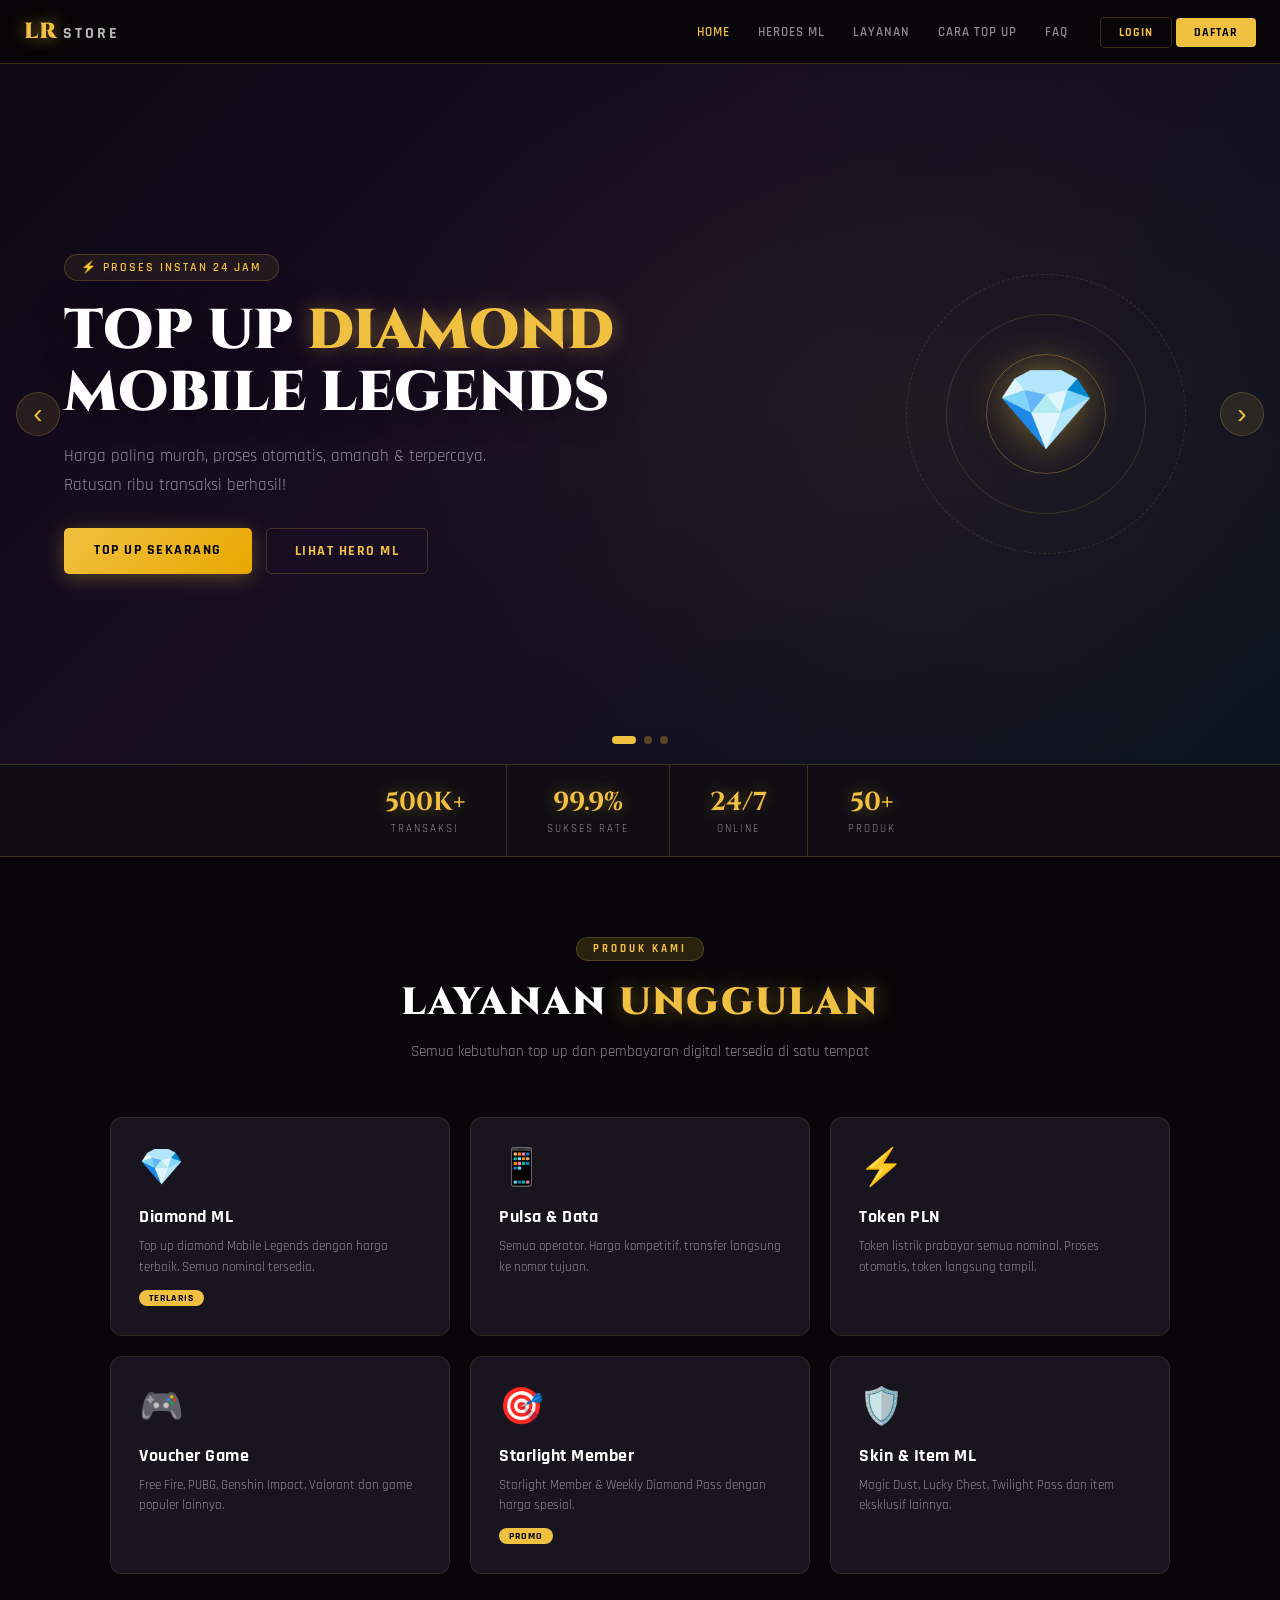
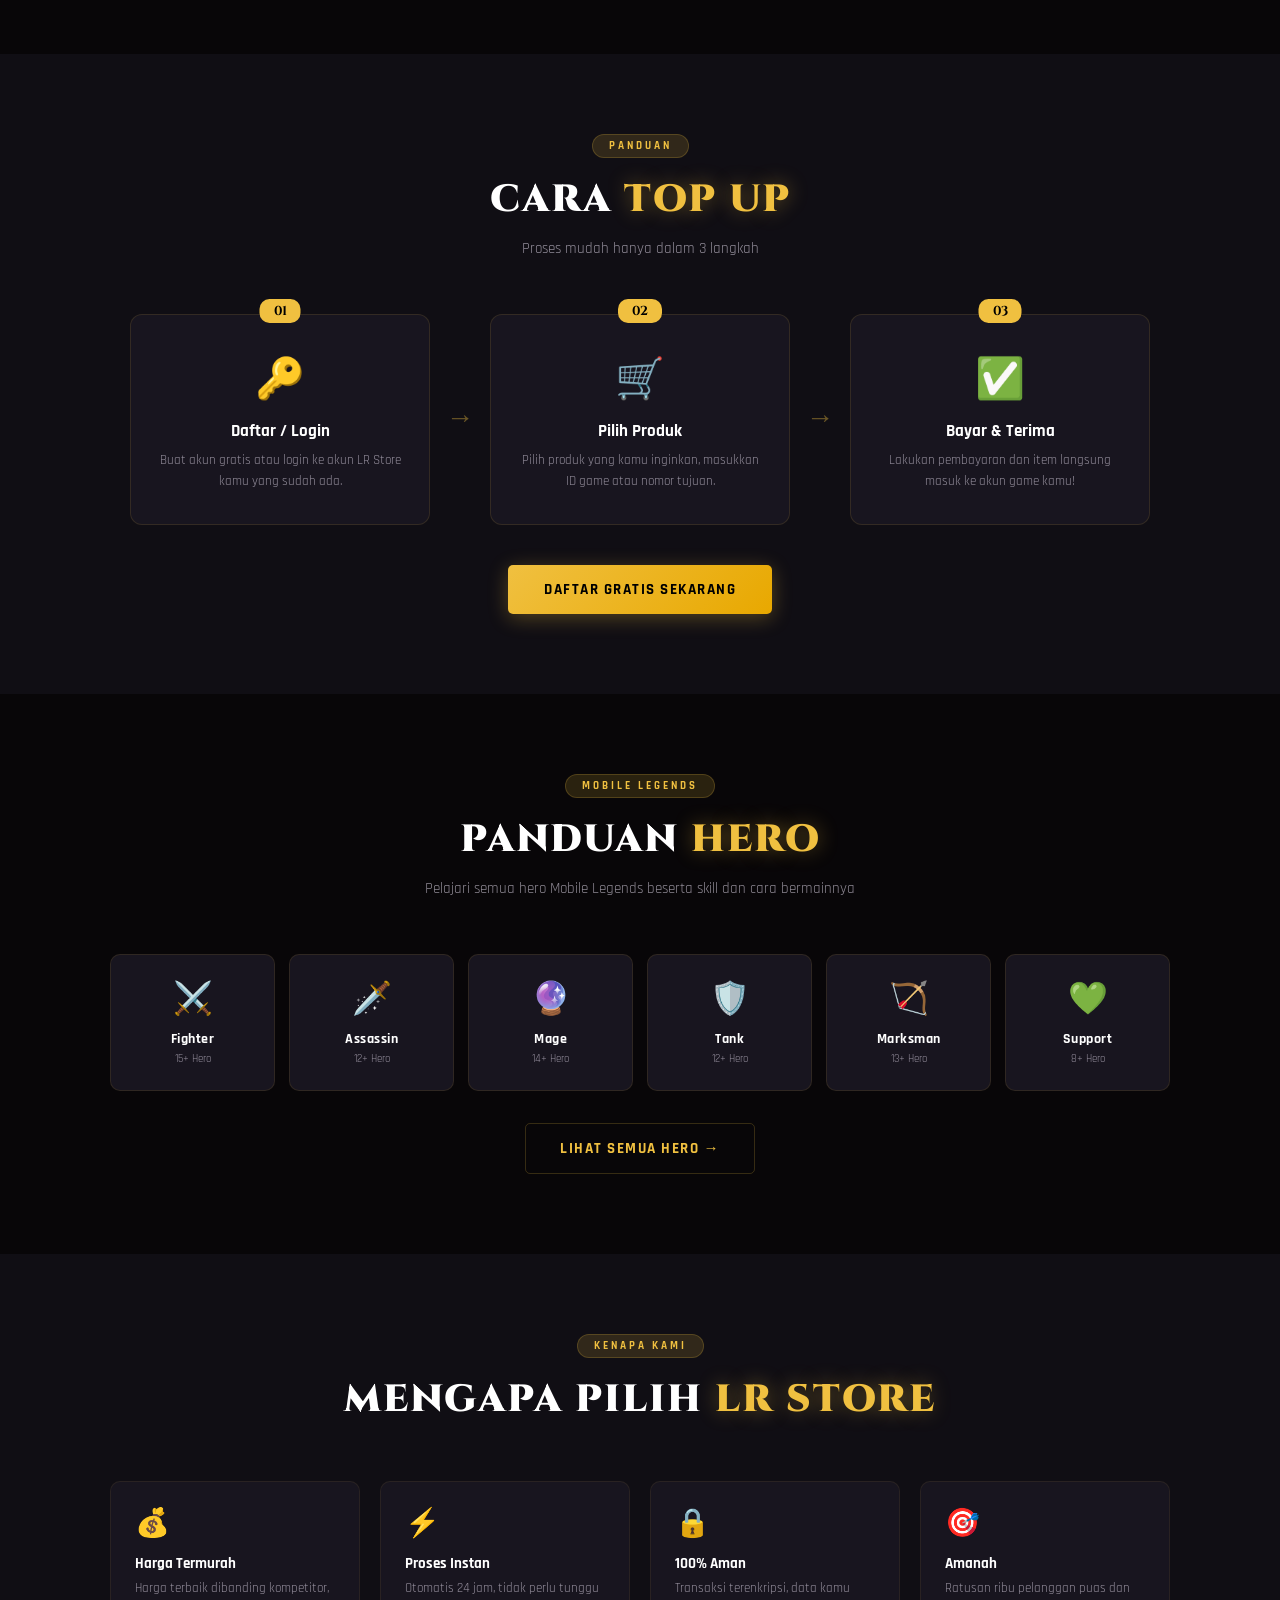
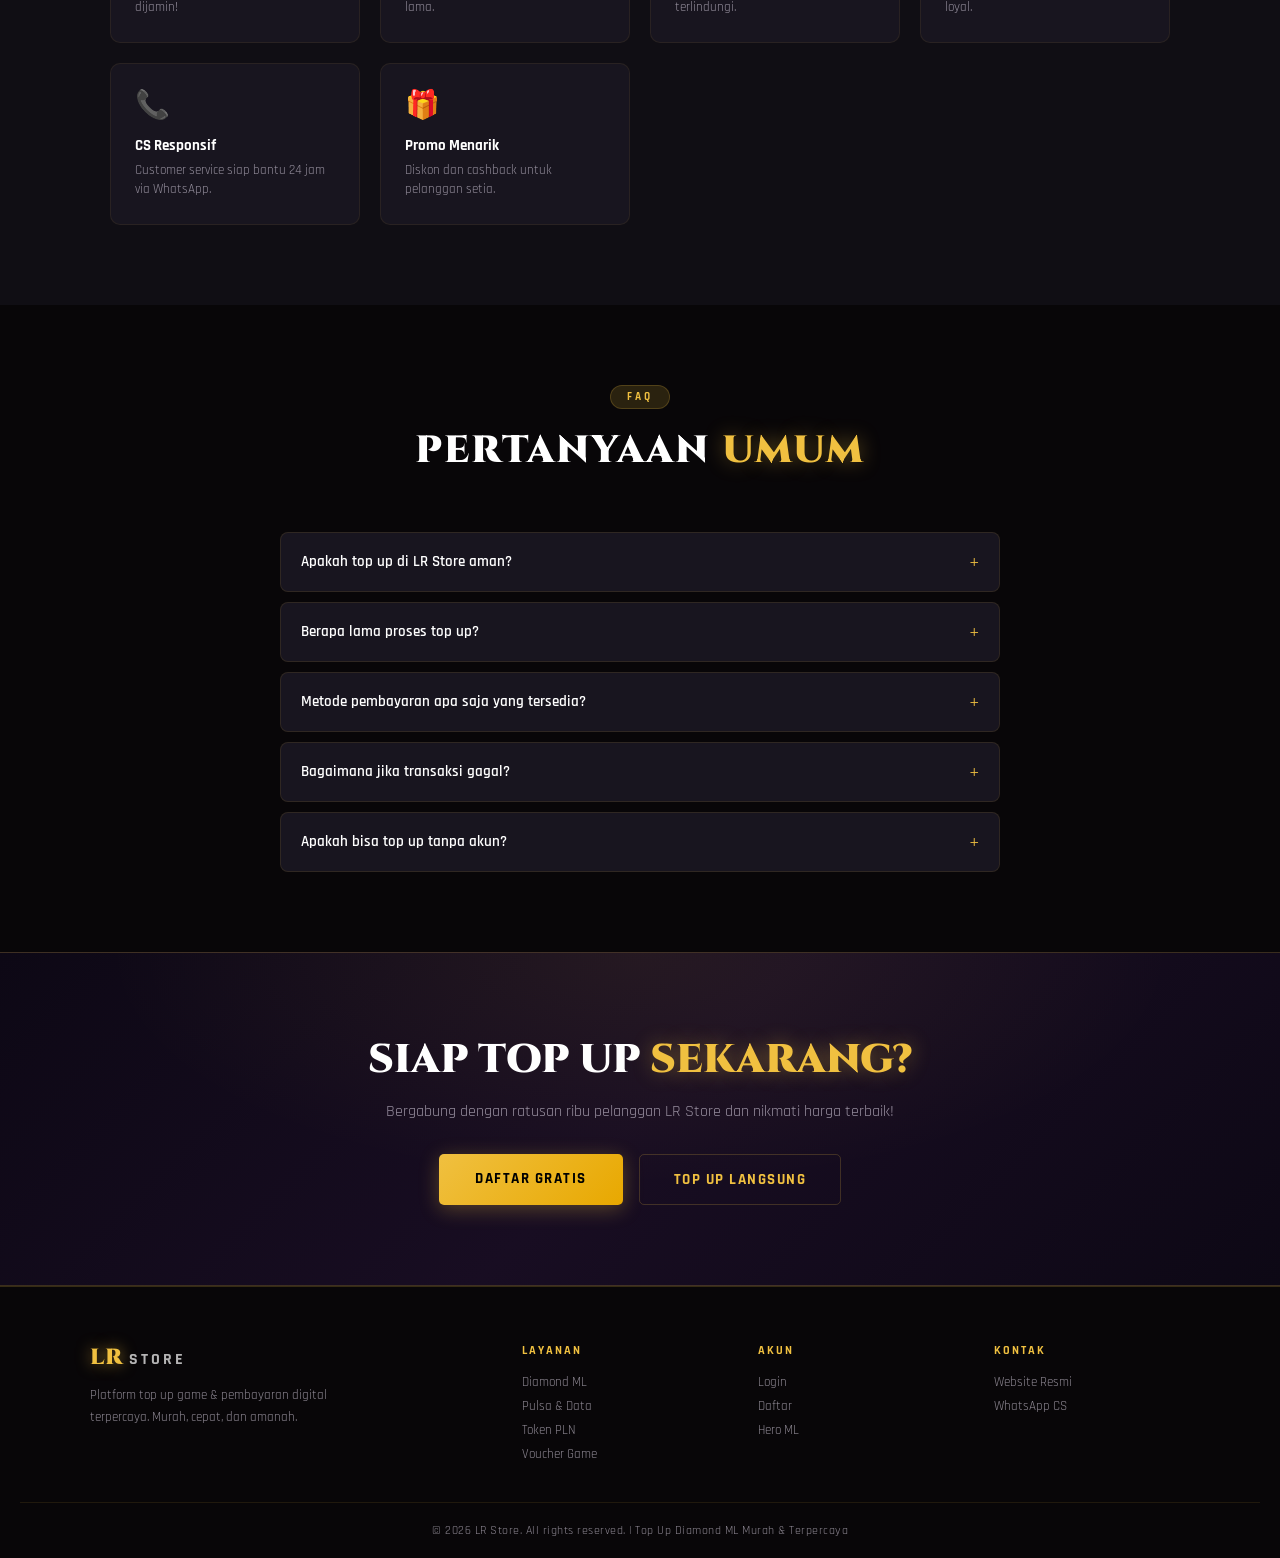
<file: index.html>
<!DOCTYPE html>
<html lang="id">
<head>
  <meta charset="UTF-8"/>
  <meta name="viewport" content="width=device-width, initial-scale=1.0"/>
  <meta name="description" content="LR Store - Top Up Diamond Mobile Legends, Pulsa, Voucher Game & Token PLN Murah, Cepat dan Amanah. Proses otomatis 24 jam."/>
  <meta name="keywords" content="top up diamond mobile legends, beli diamond ml, pulsa murah, voucher game, token PLN, top up murah"/>
  <meta property="og:title" content="LR Store - Top Up Diamond ML & Pulsa Murah"/>
  <meta property="og:description" content="Top Up Diamond Mobile Legends, Pulsa, Voucher & PLN paling murah, cepat dan amanah!"/>
  <title>LR Store | Top Up Diamond ML, Pulsa & PLN Murah</title>
  <link rel="stylesheet" href="css/style.css"/>
  <link rel="preconnect" href="https://fonts.googleapis.com">
  <link href="https://fonts.googleapis.com/css2?family=Cinzel:wght@700;900&family=Rajdhani:wght@400;500;600;700&display=swap" rel="stylesheet">
</head>
<body>

<!-- NAVBAR -->
<nav class="navbar" id="navbar">
  <div class="nav-inner">
    <a href="index.html" class="nav-logo">
      <span class="logo-lr">LR</span><span class="logo-store">STORE</span>
    </a>
    <div class="nav-links" id="navLinks">
      <a href="index.html" class="nav-link active">Home</a>
      <a href="heroes.html" class="nav-link">Heroes ML</a>
      <a href="index.html#layanan" class="nav-link">Layanan</a>
      <a href="index.html#cara-topup" class="nav-link">Cara Top Up</a>
      <a href="index.html#faq" class="nav-link">FAQ</a>
    </div>
    <div class="nav-actions">
      <a href="https://lrstore.id/id/sign-in" class="btn-login" target="_blank">Login</a>
      <a href="https://lrstore.id/id/sign-up" class="btn-daftar" target="_blank">Daftar</a>
    </div>
    <button class="hamburger" id="hamburger" aria-label="Menu">
      <span></span><span></span><span></span>
    </button>
  </div>
</nav>

<!-- HERO / SLIDER -->
<section class="hero-slider" id="home">
  <div class="slider-track" id="sliderTrack">
    <div class="slide slide-1">
      <div class="slide-content">
        <div class="slide-badge">⚡ Proses Instan 24 Jam</div>
        <h1>TOP UP <span class="gold">DIAMOND</span><br>MOBILE LEGENDS</h1>
        <p>Harga paling murah, proses otomatis, amanah & terpercaya.<br>Ratusan ribu transaksi berhasil!</p>
        <div class="slide-btns">
          <a href="https://lrstore.id" class="btn-primary" target="_blank">Top Up Sekarang</a>
          <a href="heroes.html" class="btn-outline">Lihat Hero ML</a>
        </div>
      </div>
      <div class="slide-deco">
        <div class="deco-ring ring1"></div>
        <div class="deco-ring ring2"></div>
        <div class="deco-ring ring3"></div>
        <div class="deco-text">💎</div>
      </div>
    </div>
    <div class="slide slide-2">
      <div class="slide-content">
        <div class="slide-badge">📱 Semua Operator Tersedia</div>
        <h1>PULSA & PAKET<br><span class="gold">DATA MURAH</span></h1>
        <p>Telkomsel, Indosat, XL, Tri, Smartfren.<br>Transfer instan ke nomor tujuan.</p>
        <div class="slide-btns">
          <a href="https://lrstore.id" class="btn-primary" target="_blank">Beli Pulsa</a>
        </div>
      </div>
      <div class="slide-deco">
        <div class="deco-ring ring1"></div>
        <div class="deco-ring ring2"></div>
        <div class="deco-text">📡</div>
      </div>
    </div>
    <div class="slide slide-3">
      <div class="slide-content">
        <div class="slide-badge">⚡ Token PLN Langsung Terkirim</div>
        <h1>TOKEN PLN &<br><span class="gold">VOUCHER GAME</span></h1>
        <p>Token PLN prabayar & berbagai voucher game populer.<br>Harga terjangkau, proses cepat!</p>
        <div class="slide-btns">
          <a href="https://lrstore.id" class="btn-primary" target="_blank">Beli Sekarang</a>
        </div>
      </div>
      <div class="slide-deco">
        <div class="deco-ring ring1"></div>
        <div class="deco-ring ring2"></div>
        <div class="deco-text">🎮</div>
      </div>
    </div>
  </div>
  <div class="slider-dots" id="sliderDots"></div>
  <button class="slider-btn prev" id="sliderPrev">&#8249;</button>
  <button class="slider-btn next" id="sliderNext">&#8250;</button>
</section>

<!-- STATS BAR -->
<div class="stats-bar">
  <div class="stat-item"><span class="stat-num">500K+</span><span class="stat-lbl">Transaksi</span></div>
  <div class="stat-item"><span class="stat-num">99.9%</span><span class="stat-lbl">Sukses Rate</span></div>
  <div class="stat-item"><span class="stat-num">24/7</span><span class="stat-lbl">Online</span></div>
  <div class="stat-item"><span class="stat-num">50+</span><span class="stat-lbl">Produk</span></div>
</div>

<!-- LAYANAN -->
<section class="section" id="layanan">
  <div class="container">
    <div class="section-header">
      <div class="section-tag">Produk Kami</div>
      <h2>LAYANAN <span class="gold">UNGGULAN</span></h2>
      <p>Semua kebutuhan top up dan pembayaran digital tersedia di satu tempat</p>
    </div>
    <div class="layanan-grid">
      <div class="layanan-card" onclick="window.open('https://lrstore.id','_blank')">
        <div class="layanan-icon">💎</div>
        <h3>Diamond ML</h3>
        <p>Top up diamond Mobile Legends dengan harga terbaik. Semua nominal tersedia.</p>
        <div class="layanan-badge">Terlaris</div>
      </div>
      <div class="layanan-card" onclick="window.open('https://lrstore.id','_blank')">
        <div class="layanan-icon">📱</div>
        <h3>Pulsa & Data</h3>
        <p>Semua operator. Harga kompetitif, transfer langsung ke nomor tujuan.</p>
      </div>
      <div class="layanan-card" onclick="window.open('https://lrstore.id','_blank')">
        <div class="layanan-icon">⚡</div>
        <h3>Token PLN</h3>
        <p>Token listrik prabayar semua nominal. Proses otomatis, token langsung tampil.</p>
      </div>
      <div class="layanan-card" onclick="window.open('https://lrstore.id','_blank')">
        <div class="layanan-icon">🎮</div>
        <h3>Voucher Game</h3>
        <p>Free Fire, PUBG, Genshin Impact, Valorant dan game populer lainnya.</p>
      </div>
      <div class="layanan-card" onclick="window.open('https://lrstore.id','_blank')">
        <div class="layanan-icon">🎯</div>
        <h3>Starlight Member</h3>
        <p>Starlight Member & Weekly Diamond Pass dengan harga spesial.</p>
        <div class="layanan-badge">Promo</div>
      </div>
      <div class="layanan-card" onclick="window.open('https://lrstore.id','_blank')">
        <div class="layanan-icon">🛡️</div>
        <h3>Skin & Item ML</h3>
        <p>Magic Dust, Lucky Chest, Twilight Pass dan item eksklusif lainnya.</p>
      </div>
    </div>
  </div>
</section>

<!-- CARA TOPUP -->
<section class="section section-dark" id="cara-topup">
  <div class="container">
    <div class="section-header">
      <div class="section-tag">Panduan</div>
      <h2>CARA <span class="gold">TOP UP</span></h2>
      <p>Proses mudah hanya dalam 3 langkah</p>
    </div>
    <div class="steps-wrap">
      <div class="step-card">
        <div class="step-num">01</div>
        <div class="step-icon">🔑</div>
        <h3>Daftar / Login</h3>
        <p>Buat akun gratis atau login ke akun LR Store kamu yang sudah ada.</p>
      </div>
      <div class="step-arrow">→</div>
      <div class="step-card">
        <div class="step-num">02</div>
        <div class="step-icon">🛒</div>
        <h3>Pilih Produk</h3>
        <p>Pilih produk yang kamu inginkan, masukkan ID game atau nomor tujuan.</p>
      </div>
      <div class="step-arrow">→</div>
      <div class="step-card">
        <div class="step-num">03</div>
        <div class="step-icon">✅</div>
        <h3>Bayar & Terima</h3>
        <p>Lakukan pembayaran dan item langsung masuk ke akun game kamu!</p>
      </div>
    </div>
    <div style="text-align:center;margin-top:40px">
      <a href="https://lrstore.id/id/sign-up" class="btn-primary btn-large" target="_blank">Daftar Gratis Sekarang</a>
    </div>
  </div>
</section>

<!-- HERO PREVIEW -->
<section class="section" id="hero-preview">
  <div class="container">
    <div class="section-header">
      <div class="section-tag">Mobile Legends</div>
      <h2>PANDUAN <span class="gold">HERO</span></h2>
      <p>Pelajari semua hero Mobile Legends beserta skill dan cara bermainnya</p>
    </div>
    <div class="hero-preview-grid">
      <div class="hero-prev-card" onclick="window.location='heroes.html'">
        <div class="hero-prev-icon">⚔️</div>
        <div class="hero-prev-name">Fighter</div>
        <div class="hero-prev-count">15+ Hero</div>
      </div>
      <div class="hero-prev-card" onclick="window.location='heroes.html'">
        <div class="hero-prev-icon">🗡️</div>
        <div class="hero-prev-name">Assassin</div>
        <div class="hero-prev-count">12+ Hero</div>
      </div>
      <div class="hero-prev-card" onclick="window.location='heroes.html'">
        <div class="hero-prev-icon">🔮</div>
        <div class="hero-prev-name">Mage</div>
        <div class="hero-prev-count">14+ Hero</div>
      </div>
      <div class="hero-prev-card" onclick="window.location='heroes.html'">
        <div class="hero-prev-icon">🛡️</div>
        <div class="hero-prev-name">Tank</div>
        <div class="hero-prev-count">12+ Hero</div>
      </div>
      <div class="hero-prev-card" onclick="window.location='heroes.html'">
        <div class="hero-prev-icon">🏹</div>
        <div class="hero-prev-name">Marksman</div>
        <div class="hero-prev-count">13+ Hero</div>
      </div>
      <div class="hero-prev-card" onclick="window.location='heroes.html'">
        <div class="hero-prev-icon">💚</div>
        <div class="hero-prev-name">Support</div>
        <div class="hero-prev-count">8+ Hero</div>
      </div>
    </div>
    <div style="text-align:center;margin-top:32px">
      <a href="heroes.html" class="btn-outline btn-large">Lihat Semua Hero →</a>
    </div>
  </div>
</section>

<!-- KEUNGGULAN -->
<section class="section section-dark">
  <div class="container">
    <div class="section-header">
      <div class="section-tag">Kenapa Kami</div>
      <h2>MENGAPA PILIH <span class="gold">LR STORE</span></h2>
    </div>
    <div class="keunggulan-grid">
      <div class="keung-item"><div class="keung-icon">💰</div><h4>Harga Termurah</h4><p>Harga terbaik dibanding kompetitor, dijamin!</p></div>
      <div class="keung-item"><div class="keung-icon">⚡</div><h4>Proses Instan</h4><p>Otomatis 24 jam, tidak perlu tunggu lama.</p></div>
      <div class="keung-item"><div class="keung-icon">🔒</div><h4>100% Aman</h4><p>Transaksi terenkripsi, data kamu terlindungi.</p></div>
      <div class="keung-item"><div class="keung-icon">🎯</div><h4>Amanah</h4><p>Ratusan ribu pelanggan puas dan loyal.</p></div>
      <div class="keung-item"><div class="keung-icon">📞</div><h4>CS Responsif</h4><p>Customer service siap bantu 24 jam via WhatsApp.</p></div>
      <div class="keung-item"><div class="keung-icon">🎁</div><h4>Promo Menarik</h4><p>Diskon dan cashback untuk pelanggan setia.</p></div>
    </div>
  </div>
</section>

<!-- FAQ -->
<section class="section" id="faq">
  <div class="container">
    <div class="section-header">
      <div class="section-tag">FAQ</div>
      <h2>PERTANYAAN <span class="gold">UMUM</span></h2>
    </div>
    <div class="faq-list">
      <div class="faq-item">
        <div class="faq-q" onclick="toggleFaq(this)">Apakah top up di LR Store aman? <span>+</span></div>
        <div class="faq-a">Ya, 100% aman. LR Store adalah platform terpercaya dengan ratusan ribu transaksi sukses. Semua transaksi terenkripsi dan data kamu terlindungi.</div>
      </div>
      <div class="faq-item">
        <div class="faq-q" onclick="toggleFaq(this)">Berapa lama proses top up? <span>+</span></div>
        <div class="faq-a">Proses dilakukan otomatis, biasanya dalam hitungan detik hingga maksimal 5 menit setelah pembayaran berhasil.</div>
      </div>
      <div class="faq-item">
        <div class="faq-q" onclick="toggleFaq(this)">Metode pembayaran apa saja yang tersedia? <span>+</span></div>
        <div class="faq-a">Transfer bank, e-wallet (OVO, GoPay, DANA, ShopeePay), QRIS, dan pulsa operator.</div>
      </div>
      <div class="faq-item">
        <div class="faq-q" onclick="toggleFaq(this)">Bagaimana jika transaksi gagal? <span>+</span></div>
        <div class="faq-a">Jika transaksi gagal, dana akan dikembalikan otomatis ke saldo akun kamu. Bisa juga hubungi CS kami via WhatsApp.</div>
      </div>
      <div class="faq-item">
        <div class="faq-q" onclick="toggleFaq(this)">Apakah bisa top up tanpa akun? <span>+</span></div>
        <div class="faq-a">Disarankan membuat akun agar riwayat transaksi tersimpan dan lebih mudah untuk transaksi berikutnya.</div>
      </div>
    </div>
  </div>
</section>

<!-- CTA -->
<section class="cta-section">
  <div class="cta-inner">
    <h2>SIAP TOP UP <span class="gold">SEKARANG?</span></h2>
    <p>Bergabung dengan ratusan ribu pelanggan LR Store dan nikmati harga terbaik!</p>
    <div class="cta-btns">
      <a href="https://lrstore.id/id/sign-up" class="btn-primary btn-large" target="_blank">Daftar Gratis</a>
      <a href="https://lrstore.id" class="btn-outline btn-large" target="_blank">Top Up Langsung</a>
    </div>
  </div>
</section>

<!-- FOOTER -->
<footer class="footer">
  <div class="footer-inner">
    <div class="footer-brand">
      <div class="nav-logo"><span class="logo-lr">LR</span><span class="logo-store">STORE</span></div>
      <p>Platform top up game & pembayaran digital terpercaya. Murah, cepat, dan amanah.</p>
    </div>
    <div class="footer-links">
      <h4>Layanan</h4>
      <a href="https://lrstore.id" target="_blank">Diamond ML</a>
      <a href="https://lrstore.id" target="_blank">Pulsa & Data</a>
      <a href="https://lrstore.id" target="_blank">Token PLN</a>
      <a href="https://lrstore.id" target="_blank">Voucher Game</a>
    </div>
    <div class="footer-links">
      <h4>Akun</h4>
      <a href="https://lrstore.id/id/sign-in" target="_blank">Login</a>
      <a href="https://lrstore.id/id/sign-up" target="_blank">Daftar</a>
      <a href="heroes.html">Hero ML</a>
    </div>
    <div class="footer-links">
      <h4>Kontak</h4>
      <a href="https://lrstore.id" target="_blank">Website Resmi</a>
      <a href="#">WhatsApp CS</a>
    </div>
  </div>
  <div class="footer-bottom">
    <p>© 2026 LR Store. All rights reserved. | Top Up Diamond ML Murah & Terpercaya</p>
  </div>
</footer>

<script src="js/main.js"></script>
</body>
</html>
</file>
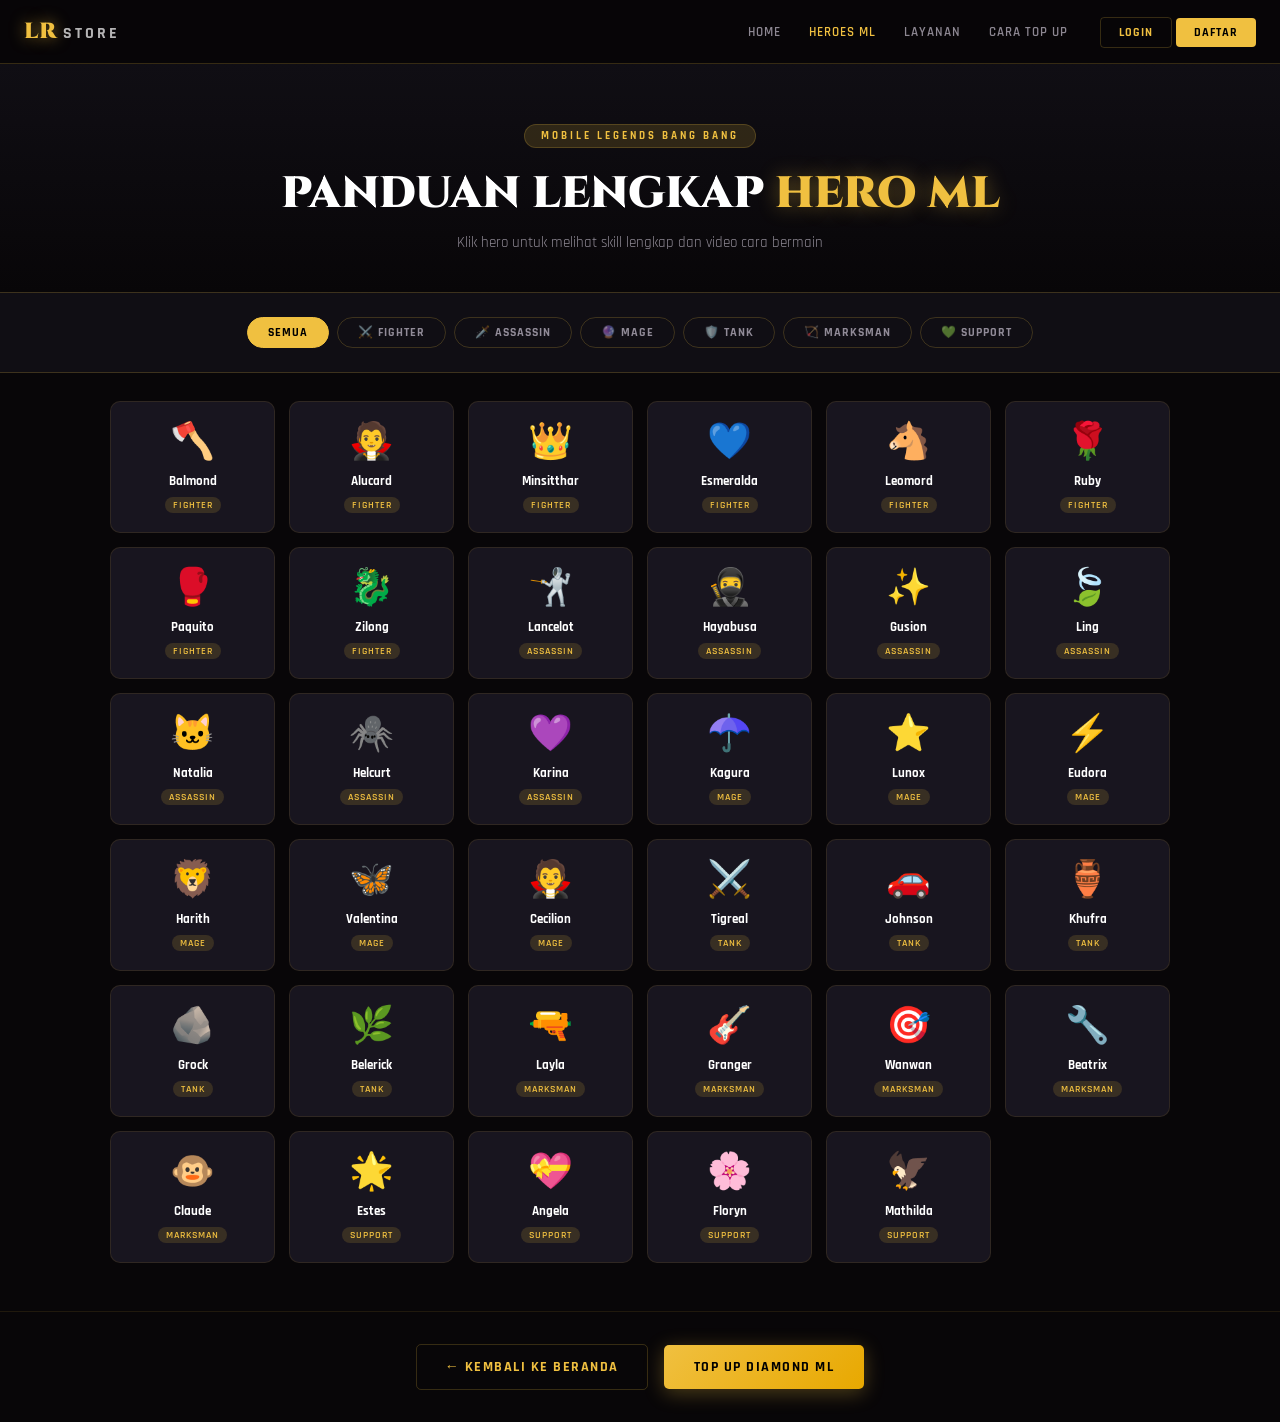
<file: heroes.html>
<!DOCTYPE html>
<html lang="id">
<head>
  <meta charset="UTF-8"/>
  <meta name="viewport" content="width=device-width, initial-scale=1.0"/>
  <meta name="description" content="Panduan lengkap semua hero Mobile Legends - skill, lore, dan video cara bermain. LR Store top up diamond ML murah."/>
  <meta name="keywords" content="hero mobile legends, skill hero ml, panduan hero ml, cara main hero ml, build hero ml"/>
  <title>Hero Mobile Legends Lengkap | LR Store</title>
  <link rel="stylesheet" href="css/style.css"/>
  <link rel="preconnect" href="https://fonts.googleapis.com">
  <link href="https://fonts.googleapis.com/css2?family=Cinzel:wght@700;900&family=Rajdhani:wght@400;500;600;700&display=swap" rel="stylesheet">
</head>
<body>

<!-- NAVBAR -->
<nav class="navbar" id="navbar">
  <div class="nav-inner">
    <a href="index.html" class="nav-logo">
      <span class="logo-lr">LR</span><span class="logo-store">STORE</span>
    </a>
    <div class="nav-links" id="navLinks">
      <a href="index.html" class="nav-link">Home</a>
      <a href="heroes.html" class="nav-link active">Heroes ML</a>
      <a href="index.html#layanan" class="nav-link">Layanan</a>
      <a href="index.html#cara-topup" class="nav-link">Cara Top Up</a>
    </div>
    <div class="nav-actions">
      <a href="https://lrstore.id/id/sign-in" class="btn-login" target="_blank">Login</a>
      <a href="https://lrstore.id/id/sign-up" class="btn-daftar" target="_blank">Daftar</a>
    </div>
    <button class="hamburger" id="hamburger"><span></span><span></span><span></span></button>
  </div>
</nav>

<!-- HEADER -->
<div class="heroes-header">
  <div class="section-tag">Mobile Legends Bang Bang</div>
  <h1>PANDUAN LENGKAP <span class="gold">HERO ML</span></h1>
  <p>Klik hero untuk melihat skill lengkap dan video cara bermain</p>
</div>

<!-- FILTERS -->
<div class="heroes-filters" id="heroFilters">
  <button class="role-btn active" onclick="filterHero('all', this)">Semua</button>
  <button class="role-btn" onclick="filterHero('Fighter', this)">⚔️ Fighter</button>
  <button class="role-btn" onclick="filterHero('Assassin', this)">🗡️ Assassin</button>
  <button class="role-btn" onclick="filterHero('Mage', this)">🔮 Mage</button>
  <button class="role-btn" onclick="filterHero('Tank', this)">🛡️ Tank</button>
  <button class="role-btn" onclick="filterHero('Marksman', this)">🏹 Marksman</button>
  <button class="role-btn" onclick="filterHero('Support', this)">💚 Support</button>
</div>

<!-- HERO GRID -->
<div class="heroes-grid" id="heroGrid"></div>

<!-- MODAL -->
<div class="modal-overlay" id="modalOverlay" onclick="closeModalOutside(event)">
  <div class="modal" id="heroModal">
    <div class="modal-header">
      <div class="modal-emoji" id="mEmoji"></div>
      <div class="modal-title">
        <h2 id="mName"></h2>
        <div class="modal-role" id="mRole"></div>
      </div>
      <button class="modal-close" onclick="closeModal()">✕</button>
    </div>
    <div class="modal-body">
      <div class="modal-lore" id="mLore"></div>
      <div class="modal-skills">
        <h3>⚡ Skill &amp; Kemampuan</h3>
        <div id="mSkills"></div>
      </div>
      <div class="modal-video">
        <h3>🎬 Video Cara Bermain</h3>
        <div id="mVideo"></div>
      </div>
      <div class="modal-topup">
        <p>Butuh <strong>Diamond ML</strong> untuk beli skin hero ini?</p>
        <a href="https://lrstore.id" class="btn-primary" target="_blank" style="font-size:12px;padding:9px 20px">Top Up Sekarang →</a>
      </div>
    </div>
  </div>
</div>

<!-- FOOTER MINI -->
<div style="text-align:center;padding:32px 16px;border-top:1px solid rgba(240,192,64,0.1);margin-top:20px">
  <a href="index.html" class="btn-outline">← Kembali ke Beranda</a>
  <a href="https://lrstore.id" class="btn-primary" target="_blank" style="margin-left:12px">Top Up Diamond ML</a>
</div>

<script>
// ===== DATA HERO ML =====
// youtube_id: Isi dengan ID video YouTube kamu (contoh: "dQw4w9WgXcQ")
// Kosongkan string "" jika belum ada video
const HEROES = [
  // FIGHTER
  { name:"Balmond", role:"Fighter", emoji:"🪓", lore:"Manusia setengah iblis dari Blood Tribe yang haus akan kekuatan. Menggunakan kapak besar untuk menghancurkan musuh.", youtube_id:"", skills:[
    {icon:"🔴",name:"Soul Lock",type:"Pasif",desc:"Setiap serangan dasar memberikan efek Ablaze pada musuh. Stack hingga 3 kali, lalu meledak dan memberikan damage tambahan."},
    {icon:"⚡",name:"Cyclone Sweep",type:"Skill 1",desc:"Balmond berputar dan mengayunkan kapaknya, memberikan damage fisik ke semua musuh di sekitarnya. Jarak pendek tapi area besar."},
    {icon:"💨",name:"Soul Steal",type:"Skill 2",desc:"Maju ke depan dan menyerang musuh, setiap kill atau assist memulihkan HP Balmond."},
    {icon:"💀",name:"Deadly Blow",type:"Ultimate",desc:"Melompat ke udara dan menghantam tanah dengan kapak besar, memberikan damage massif. Damage meningkat berdasarkan HP yang hilang musuh."},
  ]},
  { name:"Alucard", role:"Fighter", emoji:"🧛", lore:"Sang pemburu setan yang memiliki kekuatan supranatural. Jatuh cinta pada Zilong dalam pertarungan sengit.", youtube_id:"", skills:[
    {icon:"🔴",name:"Pursuit",type:"Pasif",desc:"Serangan tunggal ke musuh meningkatkan lifesteal secara signifikan untuk beberapa detik."},
    {icon:"⚡",name:"Groundsplitter",type:"Skill 1",desc:"Melompat ke depan dan memberikan damage kepada musuh di lintasan. Bisa digunakan untuk mengejar musuh yang kabur."},
    {icon:"🌀",name:"Whirling Smash",type:"Skill 2",desc:"Berputar dan menyerang semua musuh di sekitar, memberikan damage area dan slow."},
    {icon:"🩸",name:"Fission Wave",type:"Ultimate",desc:"Membangkitkan kekuatan setan, meningkatkan lifesteal dan armor drastis. Menjadi hampir tidak bisa dibunuh selama durasi."},
  ]},
  { name:"Minsitthar", role:"Fighter", emoji:"👑", lore:"Raja prajurit dari kerajaan kuno yang menggunakan tombak dan perisai untuk mendominasi medan perang.", youtube_id:"", skills:[
    {icon:"🔴",name:"King's Sword",type:"Pasif",desc:"Serangan dasar ketiga memberikan damage tambahan dan slow pada musuh."},
    {icon:"⚡",name:"Spear of Glory",type:"Skill 1",desc:"Melempar tombak ke depan, menarik musuh yang terkena ke posisi Minsitthar."},
    {icon:"🛡️",name:"Shield Assault",type:"Skill 2",desc:"Maju ke depan dengan perisai, memberikan damage dan stun pada musuh yang dilewati."},
    {icon:"👑",name:"King's Calling",type:"Ultimate",desc:"Memanggil 4 prajurit kerajaan untuk bertarung bersama, menciptakan zona yang mencegah musuh menggunakan dash/blink skill."},
  ]},
  { name:"Esmeralda", role:"Fighter", emoji:"💙", lore:"Penjaga kristal kuno yang mampu mengubah shield menjadi senjata mematikan.", youtube_id:"", skills:[
    {icon:"🔴",name:"Starmoon Casket",type:"Pasif",desc:"Skill Esmeralda tidak hanya memberikan damage tapi juga mengonversi shield musuh menjadi HP tambahan untuk dirinya."},
    {icon:"⚡",name:"Frostmoon Shield",type:"Skill 1",desc:"Melemparkan perisai ke target, memberikan damage dan magic burn. Shield yang terkena langsung diserap."},
    {icon:"🌊",name:"Stardust Dance",type:"Skill 2",desc:"Berputar sambil melempar perisai ke semua arah, memberikan damage area dan menyerap shield."},
    {icon:"🌙",name:"Falling Starmoon",type:"Ultimate",desc:"Menjadi invincible sejenak lalu meluncur ke target, memberikan damage besar dan shield kepada diri sendiri."},
  ]},
  { name:"Leomord", role:"Fighter", emoji:"🐴", lore:"Ksatria pengkhianat yang dikutuk menjadi setengah manusia setengah kuda hantu.", youtube_id:"", skills:[
    {icon:"🔴",name:"Momentum",type:"Pasif",desc:"Saat HP di bawah 50%, kecepatan serangan dan damage meningkat drastis."},
    {icon:"⚡",name:"Momentum Charge",type:"Skill 1",desc:"Maju ke depan, memberikan damage dan slow kepada musuh yang dilewati."},
    {icon:"💨",name:"Decimation Assault",type:"Skill 2",desc:"Melompat ke target dan memberikan damage, jika musuh mati segera mendapatkan reset cooldown."},
    {icon:"🐴",name:"Phantom Steed",type:"Ultimate",desc:"Memanggil kuda hantu dan berubah menjadi penunggang kuda, meningkatkan semua stat dan mengubah skill menjadi lebih kuat."},
  ]},
  { name:"Ruby", role:"Fighter", emoji:"🌹", lore:"Gadis pemberani bersenjata sabit besar yang melindungi keluarga dengan pengorbanan dirinya.", youtube_id:"", skills:[
    {icon:"🔴",name:"Let's Dance!",type:"Pasif",desc:"Setiap skill memberikan lifesteal berdasarkan damage yang diberikan. Makin banyak musuh terkena, makin besar heal."},
    {icon:"⚡",name:"Be Good",type:"Skill 1",desc:"Melompat ke depan sambil mengayunkan sabit, memberikan damage dua kali dan menarik musuh ke tengah."},
    {icon:"🌀",name:"Don't Run, Wolf King!",type:"Skill 2",desc:"Berputar dua kali dengan sabit besar, memberikan damage besar ke area dan slow."},
    {icon:"🌹",name:"I'm Offended!",type:"Ultimate",desc:"Menyerang ke depan tiga kali, setiap serangan menarik musuh dan memberikan damage. Susah kabur dari Ruby."},
  ]},
  { name:"Paquito", role:"Fighter", emoji:"🥊", lore:"Petinju jalanan yang menggunakan kecepatan dan teknik tinju untuk menghancurkan lawan.", youtube_id:"", skills:[
    {icon:"🔴",name:"Champ Stance",type:"Pasif",desc:"Mengumpulkan stack dari setiap skill, setelah 4 stack skill berikutnya mendapat upgrade dan cooldown dihapus."},
    {icon:"⚡",name:"Heavy Left Punch",type:"Skill 1",desc:"Maju ke depan memberikan uppercut, versi upgrade memberikan damage lebih besar dan area lebih luas."},
    {icon:"🥊",name:"Jab",type:"Skill 2",desc:"Memberikan pukulan cepat yang mendorong musuh, versi upgrade memberikan knockback lebih jauh."},
    {icon:"💥",name:"Knockout Strike",type:"Ultimate",desc:"Kombinasi pukulan dahsyat yang mengakhiri dengan uppercut besar, memberikan damage massif dan knockback jauh."},
  ]},
  { name:"Zilong", role:"Fighter", emoji:"🐉", lore:"Putra naga legendaris yang mewarisi kekuatan dan tombak suci untuk melindungi keadilan.", youtube_id:"", skills:[
    {icon:"🔴",name:"Dragon Flurry",type:"Pasif",desc:"Setiap 8 detik, serangan dasar berikutnya memberikan 2 serangan cepat berturut-turut."},
    {icon:"⚡",name:"Spear Flip",type:"Skill 1",desc:"Melompat ke belakang musuh dan membaliknya, memberikan damage dan stun singkat."},
    {icon:"💨",name:"Spear Strike",type:"Skill 2",desc:"Melempar tombak ke musuh terdekat, memberikan damage dan menambah stack Pasif."},
    {icon:"🐉",name:"Supreme Warrior",type:"Ultimate",desc:"Meningkatkan kecepatan gerak dan serangan drastis, serta menghilangkan semua efek slow selama durasi."},
  ]},

  // ASSASSIN
  { name:"Lancelot", role:"Assassin", emoji:"🤺", lore:"Ksatria paling tampan dari Kastil Grandeur yang ahli dalam teknik pedang tercepat.", youtube_id:"", skills:[
    {icon:"🔴",name:"Soul Cutter",type:"Pasif",desc:"Saat Lancelot terkena damage, armor penetrasi meningkat sementara untuk serangan berikutnya."},
    {icon:"⚡",name:"Puncture",type:"Skill 1",desc:"Maju ke depan dan menusuk musuh, memberikan damage dan menandai musuh. Bisa digunakan 3 kali berturut-turut."},
    {icon:"🌀",name:"Thorned Rose",type:"Skill 2",desc:"Berputar dan menciptakan area damage serta menandai musuh yang terkena."},
    {icon:"🗡️",name:"Phantom Execution",type:"Ultimate",desc:"Menjadi tak terkalahkan sejenak sambil melakukan serangan kilat ke semua musuh yang ditandai."},
  ]},
  { name:"Hayabusa", role:"Assassin", emoji:"🥷", lore:"Ninja bayangan dari klan Scarlet Shadow yang menguasai seni shadow kill.", youtube_id:"", skills:[
    {icon:"🔴",name:"Ninjutsu: Trace of Shadow",type:"Pasif",desc:"Setiap skill meninggalkan bayangan. Semakin banyak bayangan, semakin tinggi damage bonus Hayabusa."},
    {icon:"⚡",name:"Phantom Shuriken",type:"Skill 1",desc:"Melempar shuriken yang bisa memantul ke beberapa musuh, meninggalkan bayangan di setiap target."},
    {icon:"💨",name:"Ninjutsu: Quad Shadow",type:"Skill 2",desc:"Berpindah ke salah satu bayangan yang ada, bisa digunakan untuk escape atau engage."},
    {icon:"🥷",name:"Ougi: Shadow Kill",type:"Ultimate",desc:"Menjadi bayangan dan melakukan serangan berulang ke satu target, tidak bisa diganggu selama ultimate."},
  ]},
  { name:"Gusion", role:"Assassin", emoji:"✨", lore:"Putra bangsawan yang menjual jiwanya demi kekuatan sihir untuk membalas dendam.", youtube_id:"", skills:[
    {icon:"🔴",name:"Dagger Specialist",type:"Pasif",desc:"Serangan dasar memberikan HP regen bonus. Skill yang mengenai musuh yang sama berulang meningkatkan damage."},
    {icon:"⚡",name:"Sword Spike",type:"Skill 1",desc:"Melempar belati ke depan, bisa diklik lagi untuk teleport ke posisi belati."},
    {icon:"🌀",name:"Shadowblade Slaughter",type:"Skill 2",desc:"Melempar 5 belati ke arah depan dalam pola lebar, memberikan damage ke semua yang terkena."},
    {icon:"✨",name:"Incandescence",type:"Ultimate",desc:"Mengumpulkan semua belati yang tersebar dan menarik musuh ke posisi Gusion, memberikan damage massif."},
  ]},
  { name:"Ling", role:"Assassin", emoji:"🍃", lore:"Pendekar pedang dengan kemampuan melompat antar dinding yang tidak tertandingi.", youtube_id:"", skills:[
    {icon:"🔴",name:"Cloud Walker",type:"Pasif",desc:"Ling memiliki bar energi khusus. Berada di dinding mengisi energi dan memberikan stack Lightness."},
    {icon:"⚡",name:"Finch Poise",type:"Skill 1",desc:"Melompat ke dinding terdekat dan menembakkan pedang ke arah bawah, memberikan damage."},
    {icon:"💨",name:"Defiant Sword",type:"Skill 2",desc:"Melompat dari dinding sambil menyerang, memberikan damage ke musuh yang terkena."},
    {icon:"❄️",name:"Tempest of Blades",type:"Ultimate",desc:"Melompat ke udara dan membuat zona beku, musuh dalam zona tidak bisa menggunakan Blink skill."},
  ]},
  { name:"Natalia", role:"Assassin", emoji:"🐱", lore:"Agen rahasia berbahaya yang bergerak dalam keheningan untuk mengeksekusi target.", youtube_id:"", skills:[
    {icon:"🔴",name:"Assassin Instinct",type:"Pasif",desc:"Saat berada di semak atau tidak menyerang, Natalia menjadi tidak terlihat. Serangan pertama dari invisible memberikan silence."},
    {icon:"⚡",name:"Claw Dash",type:"Skill 1",desc:"Maju cepat ke depan dan menyerang, bisa digunakan untuk engage atau escape."},
    {icon:"🌀",name:"Smoke Bomb",type:"Skill 2",desc:"Melempar bom asap, memberikan buff kepada diri sendiri dan mengurangi akurasi musuh dalam area."},
    {icon:"🗡️",name:"The Hunt",type:"Ultimate",desc:"Memilih target dan mengunci posisi, kemudian melakukan serangkaian serangan cepat tak terhindarkan."},
  ]},
  { name:"Helcurt", role:"Assassin", emoji:"🕷️", lore:"Makhluk kegelapan yang lahir dari dimensi lain, membawa kegelapan total ke medan perang.", youtube_id:"", skills:[
    {icon:"🔴",name:"Dark Night Falls",type:"Pasif",desc:"Saat ultimate aktif, musuh tidak bisa menggunakan skill apapun dalam radius tertentu."},
    {icon:"⚡",name:"Shadow Rush",type:"Skill 1",desc:"Teleport ke lokasi target dan memberikan damage, juga memberikan silence singkat."},
    {icon:"💀",name:"Deadly Stinger",type:"Skill 2",desc:"Menembak duri beracun, mengumpulkan stack untuk meningkatkan damage."},
    {icon:"🌑",name:"Dark Night Falls",type:"Ultimate",desc:"Mematikan seluruh minimap tim lawan dan memberikan kecepatan bergerak tinggi kepada diri sendiri."},
  ]},
  { name:"Karina", role:"Assassin", emoji:"💜", lore:"Penari berdarah vampir yang menggunakan sabit kembar untuk menyedot nyawa musuh.", youtube_id:"", skills:[
    {icon:"🔴",name:"Combo Hit",type:"Pasif",desc:"Serangan dasar ketiga memberikan damage magis tambahan yang tinggi."},
    {icon:"⚡",name:"Dance of Blades",type:"Skill 1",desc:"Berputar cepat ke depan, menjadi immune terhadap serangan jarak jauh selama pergerakan."},
    {icon:"🌀",name:"Dance of Death",type:"Skill 2",desc:"Berputar dan memberikan damage magis ke semua musuh sekitar, bisa distack."},
    {icon:"💜",name:"Death Raid",type:"Ultimate",desc:"Melompat ke musuh dan memberikan damage besar. Cooldown reset jika musuh mati dalam 5 detik setelah Ultimate."},
  ]},

  // MAGE
  { name:"Kagura", role:"Mage", emoji:"☂️", lore:"Pendeta muda pemilik payung Seimei yang berisi roh kuno dengan kekuatan dahsyat.", youtube_id:"", skills:[
    {icon:"🔴",name:"Yin Yang Overturn",type:"Pasif",desc:"Skill berubah bergantung posisi payung - jika payung dilempar, skill berubah menjadi berbasis payung."},
    {icon:"⚡",name:"Seimei Umbrella Open",type:"Skill 1",desc:"Melempar payung ke depan yang memberikan slow. Bisa teleport ke payung atau memanggil kembali."},
    {icon:"🌀",name:"Rasho Umbrella Flee",type:"Skill 2",desc:"Berpindah posisi dengan payung, memberikan damage dan knockback kepada musuh sekitar."},
    {icon:"☂️",name:"Yin Yang Overturn",type:"Ultimate",desc:"Menggunakan kekuatan payung untuk memberikan damage besar ke area dan menarik semua musuh ke tengah."},
  ]},
  { name:"Lunox", role:"Mage", emoji:"⭐", lore:"Dewi cahaya dan kegelapan yang merupakan penjaga keseimbangan alam semesta.", youtube_id:"", skills:[
    {icon:"🔴",name:"Dreamland Twist",type:"Pasif",desc:"Mengumpulkan stack Chaos dan Order secara bergantian untuk meningkatkan kekuatan skill."},
    {icon:"⚡",name:"Starlight Pulse",type:"Skill 1",desc:"Menembakkan bintang cahaya ke depan, memberikan damage magis dan slow."},
    {icon:"🌑",name:"Chaos Assault",type:"Skill 2",desc:"Menembakkan energi kegelapan ke depan, memberikan damage dan mengurangi magic resistance musuh."},
    {icon:"⭐",name:"Brilliance / Darkening",type:"Ultimate",desc:"Dua mode ultimate: Mode Brilliance memberikan invincibility, Mode Darkening memberikan damage massif berulang."},
  ]},
  { name:"Eudora", role:"Mage", emoji:"⚡", lore:"Mage petir yang mempelajari seni penguasaan listrik dari gurunya yang legendaris.", youtube_id:"", skills:[
    {icon:"🔴",name:"Superconductor",type:"Pasif",desc:"Skill Eudora memberikan stack Superconductor pada musuh, meningkatkan damage skill berikutnya."},
    {icon:"⚡",name:"Ball Lightning",type:"Skill 1",desc:"Melempar bola petir yang memberikan damage dan stack. Bisa digunakan untuk harass efektif."},
    {icon:"🌩️",name:"Electric Arrow",type:"Skill 2",desc:"Menembak anak panah listrik yang memberikan stun dan menambah stack."},
    {icon:"⚡",name:"Thunder's Wrath",type:"Ultimate",desc:"Menghantam target dengan petir dahsyat, damage meningkat berdasarkan jumlah stack Superconductor."},
  ]},
  { name:"Harith", role:"Mage", emoji:"🦁", lore:"Catfolk berbakat yang menguasai ilmu astral kuno untuk memanipulasi waktu dan ruang.", youtube_id:"", skills:[
    {icon:"🔴",name:"Key Insight",type:"Pasif",desc:"Saat menggunakan skill, cooldown skill lain berkurang. Makin banyak musuh di dekat, makin besar pengurangan."},
    {icon:"⚡",name:"Synchro Fission",type:"Skill 1",desc:"Menciptakan bayangan ke depan yang saling bergerak ke arah berlawanan, memberikan damage pada musuh yang dilewati."},
    {icon:"💨",name:"Chrono Dash",type:"Skill 2",desc:"Melompat ke arah kursor sambil memanggil shield magis, memberikan damage ke musuh di sekitar pendaratan."},
    {icon:"🌀",name:"Lost Time",type:"Ultimate",desc:"Memanggil dimensi saku yang memperlambat semua musuh dalam area, Harith kebal selama durasi."},
  ]},
  { name:"Valentina", role:"Mage", emoji:"🦋", lore:"Penyihir misterius yang mampu mencuri kemampuan musuh dan menggunakannya kembali.", youtube_id:"", skills:[
    {icon:"🔴",name:"Primal Force",type:"Pasif",desc:"Setiap kali menggunakan skill, mendapatkan tumpukan yang meningkatkan magic power."},
    {icon:"⚡",name:"Shadow Strike",type:"Skill 1",desc:"Melempar bintang gelap yang memberikan damage dan slow, bisa dicharge untuk damage lebih besar."},
    {icon:"🌊",name:"Arcane Shade",type:"Skill 2",desc:"Berpindah cepat ke arah kursor sambil meninggalkan bayangan yang memberikan damage."},
    {icon:"🦋",name:"I Am You",type:"Ultimate",desc:"Menjadi salinan musuh yang dipilih dan menggunakan ultimate milik musuh tersebut."},
  ]},
  { name:"Cecilion", role:"Mage", emoji:"🧛", lore:"Count vampir kuno yang mengorbankan kekuatan fisiknya demi kekuatan sihir yang tak terbatas.", youtube_id:"", skills:[
    {icon:"🔴",name:"Overflowing",type:"Pasif",desc:"Setiap kali skill mengenai musuh, mendapatkan stack yang meningkatkan magic power secara permanen hingga mati."},
    {icon:"⚡",name:"Bat Impact",type:"Skill 1",desc:"Mengirimkan gelombang kelelawar ke depan, memberikan damage dan slow."},
    {icon:"🌀",name:"Blood Summon",type:"Skill 2",desc:"Memanggil portal darah yang memberikan damage area terus-menerus di lokasi target."},
    {icon:"🧛",name:"Bats Feast",type:"Ultimate",desc:"Bersama Carmilla, berdua menjadi pasangan vampir kuat. Cecilion terbang dan memberikan damage masif ke area."},
  ]},

  // TANK
  { name:"Tigreal", role:"Tank", emoji:"⚔️", lore:"Pahlawan perang suci yang melindungi rakyat dengan baju besi sakti dan keyakinan teguh.", youtube_id:"", skills:[
    {icon:"🔴",name:"Sacred Hammer",type:"Pasif",desc:"Setiap kali menggunakan skill menyebabkan serangan dasar berikutnya memberikan stun singkat."},
    {icon:"⚡",name:"Attack Wave",type:"Skill 1",desc:"Melemparkan gelombang energi ke depan yang memberikan damage dan slow."},
    {icon:"💨",name:"Sacred Charge",type:"Skill 2",desc:"Maju cepat ke depan dan menghantam musuh ke dinding, memberikan stun jika menghantam dinding."},
    {icon:"⚔️",name:"Implosion",type:"Ultimate",desc:"Menancapkan pedang ke tanah lalu menarik semua musuh sekitar ke dirinya, memberikan stun."},
  ]},
  { name:"Johnson", role:"Tank", emoji:"🚗", lore:"Polisi robot yang dimodifikasi menjadi kendaraan tempur yang bisa dinaiki teman setimnya.", youtube_id:"", skills:[
    {icon:"🔴",name:"Electromag Rays",type:"Pasif",desc:"Saat HP rendah, mendapatkan shield yang menyerap damage. Serangan dasar memberikan stun singkat."},
    {icon:"⚡",name:"Steel Sweeper",type:"Skill 1",desc:"Memutar antena dan menyerang musuh sekitar dengan listrik, memberikan damage dan slow."},
    {icon:"🔧",name:"Rapid Touchdown",type:"Skill 2",desc:"Melompat ke arah target sambil menghantam tanah, memberikan damage dan knockback."},
    {icon:"🚗",name:"Rapid Touchdown",type:"Ultimate",desc:"Berubah menjadi mobil sport, teman setim bisa naik. Menabrak musuh memberikan stun dan damage berdasarkan kecepatan."},
  ]},
  { name:"Khufra", role:"Tank", emoji:"🏺", lore:"Raja gurun mumi kuno yang bangkit dari tidurnya untuk mencari pengkhianat yang mengkhianatinya.", youtube_id:"", skills:[
    {icon:"🔴",name:"Spell Curse",type:"Pasif",desc:"Setiap 12 detik, serangan dasar memberikan Curse yang memberikan damage magis tambahan."},
    {icon:"⚡",name:"Tyrant's Revenge",type:"Skill 1",desc:"Menggulung diri menjadi bola dan maju ke depan, musuh yang terkena akan terpental ke udara."},
    {icon:"🌀",name:"Bouncing Ball",type:"Skill 2",desc:"Membesar sambil melompat, semua dash skill musuh dalam area akan ditolak dan musuh diberi stun."},
    {icon:"🏺",name:"Tyrant's Rage",type:"Ultimate",desc:"Memukul ke depan dengan kekuatan penuh, mengirim musuh ke udara dan menarik semua musuh di garis lurus."},
  ]},
  { name:"Grock", role:"Tank", emoji:"🪨", lore:"Makhluk batu raksasa penjaga hutan yang bertugas melindungi alam dari para penjajah.", youtube_id:"", skills:[
    {icon:"🔴",name:"Ancestral Gift",type:"Pasif",desc:"Saat berada dekat dinding atau turret, mendapatkan movement speed dan armor bonus."},
    {icon:"⚡",name:"Power of Nature",type:"Skill 1",desc:"Membenturkan tongkat ke tanah, memberikan damage area dan slow kepada musuh sekitar."},
    {icon:"🌲",name:"Guardian's Barrier",type:"Skill 2",desc:"Membuat dinding batu yang menghalangi pergerakan. Berguna untuk block musuh atau melindungi turret."},
    {icon:"🪨",name:"Wild Charge",type:"Ultimate",desc:"Maju ke depan dengan kecepatan tinggi, menerjang semua musuh. Jika menghantam dinding, memberikan stun besar."},
  ]},
  { name:"Belerick", role:"Tank", emoji:"🌿", lore:"Guardian hutan kuno berbentuk pohon hidup yang menyerap damage dan melindungi sekutunya.", youtube_id:"", skills:[
    {icon:"🔴",name:"Lament",type:"Pasif",desc:"Ketika musuh menyerang hero sekutu, Belerick membalas dengan duri yang memberikan damage ke musuh."},
    {icon:"⚡",name:"Nature's Seed",type:"Skill 1",desc:"Melemparkan benih ajaib ke musuh, benih meledak dan memberikan damage area serta slow."},
    {icon:"🌀",name:"Wicked Overgrowth",type:"Skill 2",desc:"Tumbuhan raksasa muncul di sekitar musuh yang ditandai, membatasi pergerakannya."},
    {icon:"🌿",name:"Wrath of Dryad",type:"Ultimate",desc:"Memanggil kekuatan hutan, meningkatkan HP regen dan memberikan aura taunt kepada musuh sekitar."},
  ]},

  // MARKSMAN
  { name:"Layla", role:"Marksman", emoji:"🔫", lore:"Gadis muda berbakat yang menciptakan senjata plasma sendiri untuk melindungi rumahnya.", youtube_id:"", skills:[
    {icon:"🔴",name:"Malefic Bomb",type:"Pasif",desc:"Jarak musuh dari Layla meningkatkan damage bonus. Semakin jauh musuh, semakin sakit serangannya."},
    {icon:"⚡",name:"Malefic Bomb",type:"Skill 1",desc:"Menembakkan bola energi ke depan, memberikan damage dan slow. Damage meningkat berdasarkan jarak."},
    {icon:"🌀",name:"Void Projectile",type:"Skill 2",desc:"Melempar granat yang meledak di area, memberikan damage dan mengurangi defense musuh."},
    {icon:"🔫",name:"Destruction Rush",type:"Ultimate",desc:"Melepaskan tembakan energi plasma super besar yang menembus semua musuh dalam garis lurus dengan jangkauan sangat jauh."},
  ]},
  { name:"Granger", role:"Marksman", emoji:"🎸", lore:"Musisi misterius yang menggunakan violin sebagai senjata. Setiap nada adalah peluru kematian.", youtube_id:"", skills:[
    {icon:"🔴",name:"Capriccio",type:"Pasif",desc:"Setiap 6 peluru di pistol memberikan damage lebih tinggi. Peluru keenam adalah critical yang mematikan."},
    {icon:"⚡",name:"Rhapsody",type:"Skill 1",desc:"Menembakkan 6 peluru energi ke depan dalam pola spread, peluru ke-6 memberikan critical."},
    {icon:"💨",name:"Rondo",type:"Skill 2",desc:"Melompat ke arah target sambil menembak, bisa digunakan 2 kali berturut-turut."},
    {icon:"🎸",name:"Death Sonata",type:"Ultimate",desc:"Mengubah violin menjadi senapan mesin besar dan menembakkan peluru energi massif ke semua arah."},
  ]},
  { name:"Wanwan", role:"Marksman", emoji:"🎯", lore:"Gadis pendekar throwing star yang bergerak cepat dan menyerang titik kelemahan musuh.", youtube_id:"", skills:[
    {icon:"🔴",name:"Needles in Flowers",type:"Pasif",desc:"Setiap musuh memiliki 4 titik lemah. Serang dari berbagai arah untuk membuka semua titik lemah."},
    {icon:"⚡",name:"Swallow's Path",type:"Skill 1",desc:"Melompat ke arah kursor sambil melempar bintang ke semua musuh sekitar."},
    {icon:"🌀",name:"Needles in Flowers",type:"Skill 2",desc:"Melempar jarum ke target yang memberikan slow dan mengurangi armor."},
    {icon:"🎯",name:"Tiger Pace",type:"Ultimate",desc:"Hanya aktif jika semua titik lemah musuh terbuka. Melakukan serangan cepat ke semua musuh yang titik lemahnya terbuka."},
  ]},
  { name:"Beatrix", role:"Marksman", emoji:"🔧", lore:"Insinyur jenius yang membawa 4 jenis senjata berbeda untuk setiap situasi pertempuran.", youtube_id:"", skills:[
    {icon:"🔴",name:"Mechanical Genius",type:"Pasif",desc:"Memiliki 4 senjata berbeda: Renner (sniper), Nibiru (SMG), Bennett (shotgun), Wesker (rocket)."},
    {icon:"⚡",name:"Senjata Aktif",type:"Skill 1",desc:"Berganti senjata utama antara Renner dan Nibiru, masing-masing dengan gaya bermain berbeda."},
    {icon:"💥",name:"Senjata Sekunder",type:"Skill 2",desc:"Berganti senjata sekunder antara Bennett dan Wesker untuk situasi berbeda."},
    {icon:"🔧",name:"Conceal",type:"Ultimate",desc:"Bersembunyi dan mengisi ulang semua senjata, kemudian menembakkan serangan massif dari semua senjata sekaligus."},
  ]},
  { name:"Claude", role:"Marksman", emoji:"🐵", lore:"Pencuri monyet kecil yang berkawan dengan Dexter si meerkat, bersama-sama menjadi duo perampok lucu.", youtube_id:"", skills:[
    {icon:"🔴",name:"Battle Side-by-Side",type:"Pasif",desc:"Dexter menyerang musuh yang sama secara otomatis, memberikan tambahan damage dan efek slow."},
    {icon:"⚡",name:"Quickdraw",type:"Skill 1",desc:"Berpindah posisi dengan Dexter, berguna untuk escape atau reposition cepat."},
    {icon:"🌀",name:"Battle Mirror Image",type:"Skill 2",desc:"Melempar cermin yang menciptakan ilusi Dexter, bisa menyerang musuh sendiri."},
    {icon:"🐵",name:"Blazzing Duet",type:"Ultimate",desc:"Menembak ke semua arah bersama Dexter, memberikan damage massif ke seluruh area sekitar."},
  ]},

  // SUPPORT
  { name:"Estes", role:"Support", emoji:"🌟", lore:"Raja Elves kuno yang mengorbankan kemampuan bertarungnya untuk menjadi penyembuh terkuat.", youtube_id:"", skills:[
    {icon:"🔴",name:"Scripture of Moon Elf",type:"Pasif",desc:"Secara otomatis mengisi energy code. Saat penuh, serangan dasar dan skill memancarkan cahaya penyembuh."},
    {icon:"⚡",name:"Moonlight Immersion",type:"Skill 1",desc:"Menghubungkan diri dengan sekutu dan memberikan heal terus-menerus selama terhubung."},
    {icon:"🌊",name:"Domain of Moon Goddess",type:"Skill 2",desc:"Menyebarkan aura suci yang memberikan slow kepada musuh di area."},
    {icon:"🌟",name:"Blessing of Moon Goddess",type:"Ultimate",desc:"Memberikan burst heal kepada semua sekutu di sekitar, dan meningkatkan efek penyembuhan untuk beberapa detik."},
  ]},
  { name:"Angela", role:"Support", emoji:"💝", lore:"Boneka ajaib yang mencari cintanya, memiliki kemampuan menyatu dengan sekutu untuk melindunginya.", youtube_id:"", skills:[
    {icon:"🔴",name:"Smart Heart",type:"Pasif",desc:"Saat sekutu menggunakan item, Angela juga mendapat efek yang sama secara bertahap."},
    {icon:"⚡",name:"Love Waves",type:"Skill 1",desc:"Menembakkan gelombang cinta ke depan yang memberikan slow dan stack. 5 stack = musuh diam sesaat."},
    {icon:"❤️",name:"Puppet-on-a-String",type:"Skill 2",desc:"Memberikan shield kepada sekutu atau diri sendiri yang menyerap damage."},
    {icon:"💝",name:"Heartguard",type:"Ultimate",desc:"Menyatu ke dalam tubuh sekutu yang dipilih, memberikan shield dan heal terus-menerus dari dalam."},
  ]},
  { name:"Floryn", role:"Support", emoji:"🌸", lore:"Gadis penjaga bunga ajaib yang menggunakan keindahan alam untuk menyembuhkan dan melindungi.", youtube_id:"", skills:[
    {icon:"🔴",name:"Dew",type:"Pasif",desc:"Setiap beberapa serangan dasar, memberikan heal kecil ke sekutu terdekat dengan HP terendah."},
    {icon:"⚡",name:"Flower Impact",type:"Skill 1",desc:"Melempar benih yang meledak, memberikan damage ke musuh dan heal ke sekutu di area."},
    {icon:"🌺",name:"Sprout",type:"Skill 2",desc:"Menanam bunga penyembuh di posisi tertentu yang memberikan heal berkelanjutan ke sekutu sekitar."},
    {icon:"🌸",name:"Bloom",type:"Ultimate",desc:"Menyebarkan pollen ke semua sekutu di seluruh map, memberikan heal sekaligus meningkatkan item kuncinya."},
  ]},
  { name:"Mathilda", role:"Support", emoji:"🦅", lore:"Ratu Rimbawan yang menggunakan spirit hantu untuk melindungi dan mengantarkan sekutu ke medan tempur.", youtube_id:"", skills:[
    {icon:"🔴",name:"Ancestral Guidance",type:"Pasif",desc:"Bergerak meningkatkan stack. Saat penuh, serangan dasar memancarkan spirit yang memberikan damage tambahan."},
    {icon:"⚡",name:"Guiding Wind",type:"Skill 1",desc:"Melompat ke arah kursor sambil meninggalkan trail angin yang meningkatkan movement speed sekutu."},
    {icon:"🌀",name:"Wind Chant",type:"Skill 2",desc:"Memberikan shield ke sekutu dan menandainya. Mathilda bisa teleport ke sekutu yang ditandai."},
    {icon:"🦅",name:"Circling Eagle",type:"Ultimate",desc:"Mengorbit sekutu yang dipilih sambil memanggil spirit yang menyerang musuh sekitar, mengantarkan sekutu ke posisi aman."},
  ]},
];

// ===== RENDER =====
const grid = document.getElementById('heroGrid');

function renderHeroes(filter) {
  grid.innerHTML = '';
  const list = filter === 'all' ? HEROES : HEROES.filter(h => h.role === filter);
  list.forEach((hero, i) => {
    const card = document.createElement('div');
    card.className = 'hero-card';
    card.style.opacity = '0';
    card.style.transform = 'translateY(16px)';
    card.style.transition = `opacity .4s ${i * 30}ms, transform .4s ${i * 30}ms`;
    card.innerHTML = `
      <div class="hero-emoji">${hero.emoji}</div>
      <div class="hero-name">${hero.name}</div>
      <div class="hero-role-tag">${hero.role}</div>
    `;
    card.addEventListener('click', () => openModal(hero));
    grid.appendChild(card);
    setTimeout(() => {
      card.style.opacity = '1';
      card.style.transform = 'translateY(0)';
    }, 50 + i * 30);
  });
}

function filterHero(role, btn) {
  document.querySelectorAll('.role-btn').forEach(b => b.classList.remove('active'));
  btn.classList.add('active');
  renderHeroes(role);
}

// ===== MODAL =====
function openModal(hero) {
  document.getElementById('mEmoji').textContent = hero.emoji;
  document.getElementById('mName').textContent = hero.name;
  document.getElementById('mRole').textContent = `⚡ ${hero.role} — Mobile Legends`;
  document.getElementById('mLore').textContent = hero.lore;

  const skillsEl = document.getElementById('mSkills');
  skillsEl.innerHTML = hero.skills.map(s => `
    <div class="skill-item">
      <div class="skill-header">
        <div class="skill-icon">${s.icon}</div>
        <div class="skill-name">${s.name}</div>
        <div class="skill-type">${s.type}</div>
      </div>
      <div class="skill-desc">${s.desc}</div>
    </div>
  `).join('');

  const videoEl = document.getElementById('mVideo');
  if (hero.youtube_id && hero.youtube_id.trim() !== '') {
    videoEl.innerHTML = `<iframe class="video-frame" src="https://www.youtube.com/embed/${hero.youtube_id}" allowfullscreen loading="lazy"></iframe>`;
  } else {
    videoEl.innerHTML = `
      <div class="video-placeholder">
        <div class="play-icon">▶</div>
        <div>Video cara bermain <strong>${hero.name}</strong> segera hadir</div>
        <div style="font-size:11px;margin-top:4px;opacity:.6">Tambahkan youtube_id di data hero untuk menampilkan video</div>
      </div>`;
  }

  document.getElementById('modalOverlay').classList.add('open');
  document.body.style.overflow = 'hidden';
}

function closeModal() {
  document.getElementById('modalOverlay').classList.remove('open');
  document.body.style.overflow = '';
}

function closeModalOutside(e) {
  if (e.target === document.getElementById('modalOverlay')) closeModal();
}

document.addEventListener('keydown', e => { if (e.key === 'Escape') closeModal(); });

// ===== NAVBAR SCROLL =====
const navbar = document.getElementById('navbar');
window.addEventListener('scroll', () => {
  navbar.classList.toggle('scrolled', window.scrollY > 40);
});

const hamburger = document.getElementById('hamburger');
const navLinks = document.getElementById('navLinks');
hamburger?.addEventListener('click', () => navLinks.classList.toggle('open'));

// Init
renderHeroes('all');
</script>
</body>
</html>
</file>
<file: css/style.css>
@import url('https://fonts.googleapis.com/css2?family=Cinzel:wght@700;900&family=Rajdhani:wght@400;500;600;700&display=swap');

:root {
  --gold: #f0c040;
  --gold2: #ffd700;
  --gold3: rgba(240,192,64,0.15);
  --dark: #080608;
  --dark2: #100e14;
  --dark3: #18151f;
  --dark4: #221e2c;
  --border: rgba(240,192,64,0.2);
  --text: #e8dff0;
  --text2: rgba(232,223,240,0.6);
}

*{box-sizing:border-box;margin:0;padding:0}
html{scroll-behavior:smooth}
body{background:var(--dark);color:var(--text);font-family:'Rajdhani',sans-serif;overflow-x:hidden}

.gold{color:var(--gold);text-shadow:0 0 20px rgba(240,192,64,0.4)}
.container{max-width:1100px;margin:0 auto;padding:0 20px}

/* ===== NAVBAR ===== */
.navbar{
  position:fixed;top:0;left:0;right:0;z-index:1000;
  padding:0 24px;height:64px;
  background:rgba(8,6,8,0.95);
  border-bottom:1px solid var(--border);
  backdrop-filter:blur(20px);
  transition:all .3s;
}
.navbar.scrolled{background:rgba(8,6,8,0.98);box-shadow:0 4px 30px rgba(240,192,64,0.1)}
.nav-inner{display:flex;align-items:center;height:100%;gap:20px}
.nav-logo{display:flex;align-items:center;gap:2px;text-decoration:none;margin-right:auto}
.logo-lr{
  font-family:'Cinzel',serif;font-size:22px;font-weight:900;
  color:var(--gold);text-shadow:0 0 15px rgba(240,192,64,0.6);
  letter-spacing:1px;
}
.logo-store{
  font-family:'Rajdhani',sans-serif;font-size:16px;font-weight:700;
  color:rgba(255,255,255,0.7);letter-spacing:3px;text-transform:uppercase;
  margin-left:4px;align-self:flex-end;margin-bottom:2px;
}
.nav-links{display:flex;gap:4px}
.nav-link{
  font-size:13px;font-weight:600;letter-spacing:1px;text-transform:uppercase;
  color:var(--text2);text-decoration:none;padding:6px 12px;border-radius:4px;
  transition:all .2s;
}
.nav-link:hover,.nav-link.active{color:var(--gold)}
.btn-login{
  font-size:12px;font-weight:700;letter-spacing:1px;text-transform:uppercase;
  color:var(--gold);border:1px solid var(--border);padding:7px 18px;border-radius:4px;
  text-decoration:none;transition:all .2s;
}
.btn-login:hover{background:var(--gold3)}
.btn-daftar{
  font-size:12px;font-weight:700;letter-spacing:1px;text-transform:uppercase;
  color:#000;background:var(--gold);padding:7px 18px;border-radius:4px;
  text-decoration:none;transition:all .2s;
}
.btn-daftar:hover{background:var(--gold2);box-shadow:0 0 20px rgba(240,192,64,0.4)}
.hamburger{display:none;flex-direction:column;gap:5px;background:none;border:none;cursor:pointer;padding:4px}
.hamburger span{display:block;width:22px;height:2px;background:var(--gold);border-radius:2px;transition:.3s}

/* ===== HERO SLIDER ===== */
.hero-slider{
  margin-top:64px;position:relative;overflow:hidden;
  height:calc(100vh - 64px);min-height:500px;max-height:700px;
}
.slider-track{display:flex;height:100%;transition:transform .6s cubic-bezier(.77,0,.175,1)}
.slide{
  min-width:100%;height:100%;display:flex;align-items:center;
  padding:40px 5%;position:relative;overflow:hidden;
}
.slide-1{background:linear-gradient(135deg,#0d0815 0%,#180d22 40%,#0d1520 100%)}
.slide-2{background:linear-gradient(135deg,#0a1228 0%,#0d1f3a 40%,#0a1218 100%)}
.slide-3{background:linear-gradient(135deg,#1a0d0d 0%,#2a1010 40%,#0d1010 100%)}

.slide::before{
  content:'';position:absolute;inset:0;
  background:radial-gradient(ellipse 60% 80% at 70% 50%,rgba(240,192,64,0.06) 0%,transparent 70%);
}

.slide-content{position:relative;z-index:2;max-width:580px}
.slide-badge{
  display:inline-block;
  font-size:12px;font-weight:600;letter-spacing:2px;text-transform:uppercase;
  color:var(--gold);border:1px solid var(--border);
  padding:5px 16px;border-radius:20px;margin-bottom:20px;
  background:rgba(240,192,64,0.07);
}
.slide-content h1{
  font-family:'Cinzel',serif;
  font-size:clamp(30px,5vw,56px);font-weight:900;
  color:#fff;line-height:1.1;margin-bottom:18px;
  text-shadow:0 2px 30px rgba(0,0,0,0.5);
}
.slide-content p{
  font-size:clamp(14px,2vw,17px);color:var(--text2);
  line-height:1.7;margin-bottom:28px;
}
.slide-btns{display:flex;gap:14px;flex-wrap:wrap}

.btn-primary{
  display:inline-block;
  font-family:'Rajdhani',sans-serif;font-size:14px;font-weight:700;
  letter-spacing:1.5px;text-transform:uppercase;
  background:linear-gradient(135deg,var(--gold),#e8a800);
  color:#000;padding:13px 30px;border-radius:5px;
  text-decoration:none;transition:all .25s;
  box-shadow:0 4px 20px rgba(240,192,64,0.3);
}
.btn-primary:hover{transform:translateY(-2px);box-shadow:0 8px 30px rgba(240,192,64,0.5)}
.btn-primary.btn-large{font-size:15px;padding:15px 36px}

.btn-outline{
  display:inline-block;
  font-family:'Rajdhani',sans-serif;font-size:14px;font-weight:700;
  letter-spacing:1.5px;text-transform:uppercase;
  border:1px solid var(--border);color:var(--gold);
  padding:13px 28px;border-radius:5px;text-decoration:none;transition:all .25s;
}
.btn-outline:hover{background:var(--gold3);border-color:var(--gold)}
.btn-outline.btn-large{font-size:15px;padding:15px 34px}

.slide-deco{
  position:absolute;right:5%;top:50%;transform:translateY(-50%);
  width:340px;height:340px;
}
.deco-ring{
  position:absolute;border-radius:50%;
  border:1px solid rgba(240,192,64,0.15);
  top:50%;left:50%;transform:translate(-50%,-50%);
  animation:spin linear infinite;
}
.ring1{width:280px;height:280px;animation-duration:20s;border-style:dashed}
.ring2{width:200px;height:200px;animation-duration:14s;animation-direction:reverse}
.ring3{width:120px;height:120px;animation-duration:8s;border-color:rgba(240,192,64,0.3)}
@keyframes spin{to{transform:translate(-50%,-50%) rotate(360deg)}}
.deco-text{
  position:absolute;top:50%;left:50%;transform:translate(-50%,-50%);
  font-size:80px;filter:drop-shadow(0 0 20px rgba(240,192,64,0.5));
  animation:float 3s ease-in-out infinite;
}
@keyframes float{0%,100%{transform:translate(-50%,-50%) translateY(0)}50%{transform:translate(-50%,-50%) translateY(-12px)}}

.slider-btn{
  position:absolute;top:50%;transform:translateY(-50%);z-index:10;
  background:rgba(240,192,64,0.1);border:1px solid var(--border);
  color:var(--gold);font-size:28px;width:44px;height:44px;
  border-radius:50%;cursor:pointer;transition:all .2s;
  display:flex;align-items:center;justify-content:center;
}
.slider-btn:hover{background:rgba(240,192,64,0.25)}
.slider-btn.prev{left:16px}
.slider-btn.next{right:16px}
.slider-dots{
  position:absolute;bottom:20px;left:50%;transform:translateX(-50%);
  display:flex;gap:8px;
}
.dot{
  width:8px;height:8px;border-radius:50%;
  background:rgba(240,192,64,0.3);border:none;cursor:pointer;transition:all .3s;
}
.dot.active{background:var(--gold);width:24px;border-radius:4px}

/* ===== STATS BAR ===== */
.stats-bar{
  background:var(--dark2);
  border-top:1px solid var(--border);
  border-bottom:1px solid var(--border);
  display:flex;justify-content:center;flex-wrap:wrap;gap:0;
}
.stat-item{
  display:flex;flex-direction:column;align-items:center;
  padding:20px 40px;border-right:1px solid var(--border);
}
.stat-item:last-child{border-right:none}
.stat-num{
  font-family:'Cinzel',serif;font-size:26px;font-weight:700;
  color:var(--gold);text-shadow:0 0 15px rgba(240,192,64,0.4);
}
.stat-lbl{font-size:11px;letter-spacing:2px;text-transform:uppercase;color:var(--text2);margin-top:2px}

/* ===== SECTIONS ===== */
.section{padding:80px 0}
.section-dark{background:var(--dark2)}

.section-header{text-align:center;margin-bottom:56px}
.section-tag{
  display:inline-block;font-size:11px;font-weight:700;
  letter-spacing:3px;text-transform:uppercase;color:var(--gold);
  border:1px solid var(--border);padding:4px 16px;border-radius:20px;
  margin-bottom:16px;background:var(--gold3);
}
.section-header h2{
  font-family:'Cinzel',serif;font-size:clamp(24px,4vw,38px);
  font-weight:900;color:#fff;letter-spacing:2px;margin-bottom:14px;
}
.section-header p{font-size:15px;color:var(--text2);max-width:500px;margin:0 auto}

/* ===== LAYANAN ===== */
.layanan-grid{
  display:grid;grid-template-columns:repeat(auto-fit,minmax(280px,1fr));gap:20px;
}
.layanan-card{
  background:var(--dark3);border:1px solid rgba(240,192,64,0.1);
  border-radius:12px;padding:28px;cursor:pointer;
  transition:all .3s;position:relative;overflow:hidden;
}
.layanan-card::before{
  content:'';position:absolute;top:0;left:0;right:0;height:2px;
  background:linear-gradient(90deg,transparent,var(--gold),transparent);
  opacity:0;transition:.3s;
}
.layanan-card:hover{border-color:var(--border);transform:translateY(-4px);box-shadow:0 12px 40px rgba(240,192,64,0.1)}
.layanan-card:hover::before{opacity:1}
.layanan-icon{font-size:36px;margin-bottom:14px}
.layanan-card h3{font-size:18px;font-weight:700;color:#fff;margin-bottom:8px;letter-spacing:.5px}
.layanan-card p{font-size:13px;color:var(--text2);line-height:1.6}
.layanan-badge{
  display:inline-block;font-size:10px;font-weight:700;
  letter-spacing:1px;text-transform:uppercase;
  color:#000;background:var(--gold);
  padding:2px 10px;border-radius:10px;margin-top:12px;
}

/* ===== STEPS ===== */
.steps-wrap{
  display:flex;align-items:center;justify-content:center;gap:0;flex-wrap:wrap;
}
.step-card{
  background:var(--dark3);border:1px solid rgba(240,192,64,0.12);
  border-radius:12px;padding:32px 28px;text-align:center;
  flex:1;min-width:220px;max-width:300px;position:relative;
}
.step-num{
  position:absolute;top:-16px;left:50%;transform:translateX(-50%);
  font-family:'Cinzel',serif;font-size:13px;font-weight:700;
  background:var(--gold);color:#000;padding:3px 14px;border-radius:10px;
}
.step-icon{font-size:40px;margin-bottom:14px;margin-top:8px}
.step-card h3{font-size:17px;font-weight:700;color:#fff;margin-bottom:8px}
.step-card p{font-size:13px;color:var(--text2);line-height:1.6}
.step-arrow{
  font-size:28px;color:var(--gold);opacity:.4;padding:0 16px;
  align-self:center;flex-shrink:0;
}

/* ===== HERO PREVIEW ===== */
.hero-preview-grid{
  display:grid;grid-template-columns:repeat(auto-fit,minmax(140px,1fr));gap:14px;
}
.hero-prev-card{
  background:var(--dark3);border:1px solid rgba(240,192,64,0.1);
  border-radius:10px;padding:24px 16px;text-align:center;cursor:pointer;
  transition:all .25s;
}
.hero-prev-card:hover{border-color:var(--gold);transform:translateY(-3px);background:var(--dark4)}
.hero-prev-icon{font-size:32px;margin-bottom:10px}
.hero-prev-name{font-size:14px;font-weight:700;color:#fff;letter-spacing:.5px}
.hero-prev-count{font-size:11px;color:var(--text2);margin-top:4px}

/* ===== KEUNGGULAN ===== */
.keunggulan-grid{
  display:grid;grid-template-columns:repeat(auto-fit,minmax(220px,1fr));gap:20px;
}
.keung-item{
  background:var(--dark3);border:1px solid rgba(240,192,64,0.08);
  border-radius:10px;padding:24px;transition:all .25s;
}
.keung-item:hover{border-color:var(--border)}
.keung-icon{font-size:28px;margin-bottom:12px}
.keung-item h4{font-size:15px;font-weight:700;color:#fff;margin-bottom:6px}
.keung-item p{font-size:13px;color:var(--text2);line-height:1.5}

/* ===== FAQ ===== */
.faq-list{max-width:720px;margin:0 auto;display:flex;flex-direction:column;gap:10px}
.faq-item{background:var(--dark3);border:1px solid rgba(240,192,64,0.1);border-radius:8px;overflow:hidden}
.faq-q{
  display:flex;justify-content:space-between;align-items:center;
  padding:16px 20px;cursor:pointer;font-size:15px;font-weight:600;color:#fff;
  transition:.2s;
}
.faq-q:hover{color:var(--gold)}
.faq-q span{color:var(--gold);font-size:20px;font-weight:400;transition:.3s}
.faq-a{
  padding:0 20px;max-height:0;overflow:hidden;
  font-size:13px;color:var(--text2);line-height:1.7;
  transition:all .35s;
}
.faq-a.open{padding:0 20px 16px;max-height:200px}
.faq-q.active span{transform:rotate(45deg);display:inline-block}

/* ===== CTA ===== */
.cta-section{
  padding:80px 20px;
  background:linear-gradient(135deg,#0d0815,#180d22,#0d0815);
  border-top:1px solid var(--border);border-bottom:1px solid var(--border);
  text-align:center;position:relative;overflow:hidden;
}
.cta-section::before{
  content:'';position:absolute;inset:0;
  background:radial-gradient(ellipse 60% 100% at 50% 0%,rgba(240,192,64,0.07),transparent 70%);
}
.cta-inner{position:relative;z-index:1}
.cta-inner h2{
  font-family:'Cinzel',serif;font-size:clamp(24px,4vw,40px);
  font-weight:900;color:#fff;margin-bottom:14px;
}
.cta-inner p{font-size:16px;color:var(--text2);margin-bottom:32px}
.cta-btns{display:flex;justify-content:center;gap:16px;flex-wrap:wrap}

/* ===== FOOTER ===== */
.footer{background:var(--dark);border-top:1px solid var(--border);padding:56px 20px 0}
.footer-inner{
  max-width:1100px;margin:0 auto;
  display:grid;grid-template-columns:2fr 1fr 1fr 1fr;gap:40px;
  padding-bottom:40px;
}
.footer-brand p{font-size:13px;color:var(--text2);margin-top:12px;line-height:1.7;max-width:260px}
.footer-links{display:flex;flex-direction:column;gap:8px}
.footer-links h4{font-size:12px;font-weight:700;letter-spacing:2px;text-transform:uppercase;color:var(--gold);margin-bottom:8px}
.footer-links a{font-size:13px;color:var(--text2);text-decoration:none;transition:.2s}
.footer-links a:hover{color:var(--gold)}
.footer-bottom{
  border-top:1px solid rgba(240,192,64,0.1);padding:20px;
  text-align:center;font-size:12px;color:var(--text2);letter-spacing:.5px;
}

/* ===== HERO PAGE ===== */
.heroes-header{
  margin-top:64px;padding:60px 20px 40px;
  background:linear-gradient(180deg,var(--dark2),var(--dark));
  border-bottom:1px solid var(--border);text-align:center;
}
.heroes-header h1{
  font-family:'Cinzel',serif;font-size:clamp(26px,5vw,44px);
  font-weight:900;color:#fff;margin-bottom:10px;
}
.heroes-header p{font-size:15px;color:var(--text2)}

.heroes-filters{
  display:flex;gap:8px;justify-content:center;flex-wrap:wrap;
  padding:24px 20px;background:var(--dark2);
  border-bottom:1px solid var(--border);
  position:sticky;top:64px;z-index:50;
}
.role-btn{
  font-family:'Rajdhani',sans-serif;font-size:12px;font-weight:700;
  letter-spacing:1px;text-transform:uppercase;
  padding:7px 20px;border-radius:20px;
  border:1px solid rgba(240,192,64,0.2);
  background:transparent;color:var(--text2);cursor:pointer;transition:all .2s;
}
.role-btn:hover{border-color:var(--gold);color:var(--gold)}
.role-btn.active{background:var(--gold);border-color:var(--gold);color:#000}

.heroes-grid{
  display:grid;
  grid-template-columns:repeat(auto-fill,minmax(160px,1fr));
  gap:14px;padding:28px 20px;max-width:1100px;margin:0 auto;
}

.hero-card{
  background:var(--dark3);border:1px solid rgba(240,192,64,0.1);
  border-radius:10px;padding:18px 14px;
  cursor:pointer;transition:all .25s;text-align:center;
  position:relative;overflow:hidden;
}
.hero-card::before{
  content:'';position:absolute;inset:0;
  background:linear-gradient(135deg,transparent 60%,rgba(240,192,64,0.04));
  opacity:0;transition:.3s;
}
.hero-card:hover{border-color:var(--gold);transform:translateY(-3px);box-shadow:0 8px 24px rgba(240,192,64,0.12)}
.hero-card:hover::before{opacity:1}
.hero-emoji{font-size:36px;margin-bottom:8px}
.hero-name{font-size:13px;font-weight:700;color:#fff;margin-bottom:4px}
.hero-role-tag{
  font-size:10px;font-weight:600;letter-spacing:1px;text-transform:uppercase;
  color:var(--gold);background:var(--gold3);
  padding:2px 8px;border-radius:8px;display:inline-block;
}

/* MODAL */
.modal-overlay{
  display:none;position:fixed;inset:0;z-index:2000;
  background:rgba(0,0,0,0.85);backdrop-filter:blur(8px);
  align-items:center;justify-content:center;padding:20px;
}
.modal-overlay.open{display:flex}
.modal{
  background:var(--dark2);border:1px solid var(--border);
  border-radius:16px;max-width:720px;width:100%;
  max-height:90vh;overflow-y:auto;
  animation:modalIn .3s ease;
}
@keyframes modalIn{from{opacity:0;transform:scale(.95)}to{opacity:1;transform:scale(1)}}
.modal-header{
  padding:20px 24px;border-bottom:1px solid rgba(240,192,64,0.1);
  display:flex;align-items:center;gap:14px;
  background:linear-gradient(90deg,rgba(240,192,64,0.06),transparent);
}
.modal-emoji{font-size:40px}
.modal-title{flex:1}
.modal-title h2{font-family:'Cinzel',serif;font-size:20px;color:#fff;font-weight:700}
.modal-title .modal-role{font-size:11px;letter-spacing:2px;text-transform:uppercase;color:var(--gold);margin-top:2px}
.modal-close{
  background:none;border:1px solid rgba(255,255,255,0.1);color:rgba(255,255,255,0.5);
  width:32px;height:32px;border-radius:50%;cursor:pointer;font-size:16px;
  display:flex;align-items:center;justify-content:center;transition:.2s;
}
.modal-close:hover{border-color:var(--gold);color:var(--gold)}
.modal-body{padding:24px}
.modal-lore{
  font-size:13px;color:var(--text2);line-height:1.7;
  background:var(--dark3);border-radius:8px;padding:14px;
  margin-bottom:20px;border-left:2px solid var(--gold);
}
.modal-skills h3{
  font-size:13px;font-weight:700;letter-spacing:2px;text-transform:uppercase;
  color:var(--gold);margin-bottom:14px;
}
.skill-item{
  background:var(--dark3);border:1px solid rgba(240,192,64,0.08);
  border-radius:8px;padding:14px;margin-bottom:10px;
}
.skill-header{display:flex;align-items:center;gap:10px;margin-bottom:6px}
.skill-icon{font-size:20px}
.skill-name{font-size:14px;font-weight:700;color:#fff}
.skill-type{
  font-size:9px;font-weight:700;letter-spacing:1px;text-transform:uppercase;
  color:#000;background:var(--gold);padding:2px 7px;border-radius:8px;
}
.skill-desc{font-size:12.5px;color:var(--text2);line-height:1.6}
.modal-video{margin-top:20px}
.modal-video h3{
  font-size:13px;font-weight:700;letter-spacing:2px;text-transform:uppercase;
  color:var(--gold);margin-bottom:12px;
}
.video-placeholder{
  background:var(--dark3);border:1px dashed rgba(240,192,64,0.2);
  border-radius:10px;aspect-ratio:16/9;
  display:flex;flex-direction:column;align-items:center;justify-content:center;
  gap:8px;color:var(--text2);font-size:13px;
}
.video-placeholder .play-icon{font-size:40px;opacity:.4}
.video-frame{width:100%;aspect-ratio:16/9;border-radius:10px;border:none}
.modal-topup{
  margin-top:20px;padding:16px;
  background:linear-gradient(135deg,rgba(240,192,64,0.08),rgba(240,192,64,0.03));
  border:1px solid var(--border);border-radius:10px;
  display:flex;align-items:center;justify-content:space-between;gap:12px;flex-wrap:wrap;
}
.modal-topup p{font-size:13px;color:var(--text2)}
.modal-topup strong{color:var(--gold)}

/* ===== RESPONSIVE ===== */
@media(max-width:900px){
  .footer-inner{grid-template-columns:1fr 1fr;gap:28px}
  .slide-deco{display:none}
  .step-arrow{display:none}
  .steps-wrap{gap:16px}
  .step-card{max-width:100%}
}

@media(max-width:600px){
  .nav-links,.nav-actions{display:none}
  .hamburger{display:flex}
  .nav-links.open{
    display:flex;flex-direction:column;
    position:fixed;top:64px;left:0;right:0;
    background:rgba(8,6,8,0.98);border-bottom:1px solid var(--border);
    padding:16px;gap:4px;
  }
  .nav-actions.open{
    display:flex;
    position:fixed;top:auto;bottom:0;left:0;right:0;
    background:rgba(8,6,8,0.98);border-top:1px solid var(--border);
    padding:12px 16px;gap:10px;
  }
  .heroes-grid{grid-template-columns:repeat(auto-fill,minmax(130px,1fr));gap:10px}
  .footer-inner{grid-template-columns:1fr}
  .stat-item{padding:16px 20px}
}
</file>
